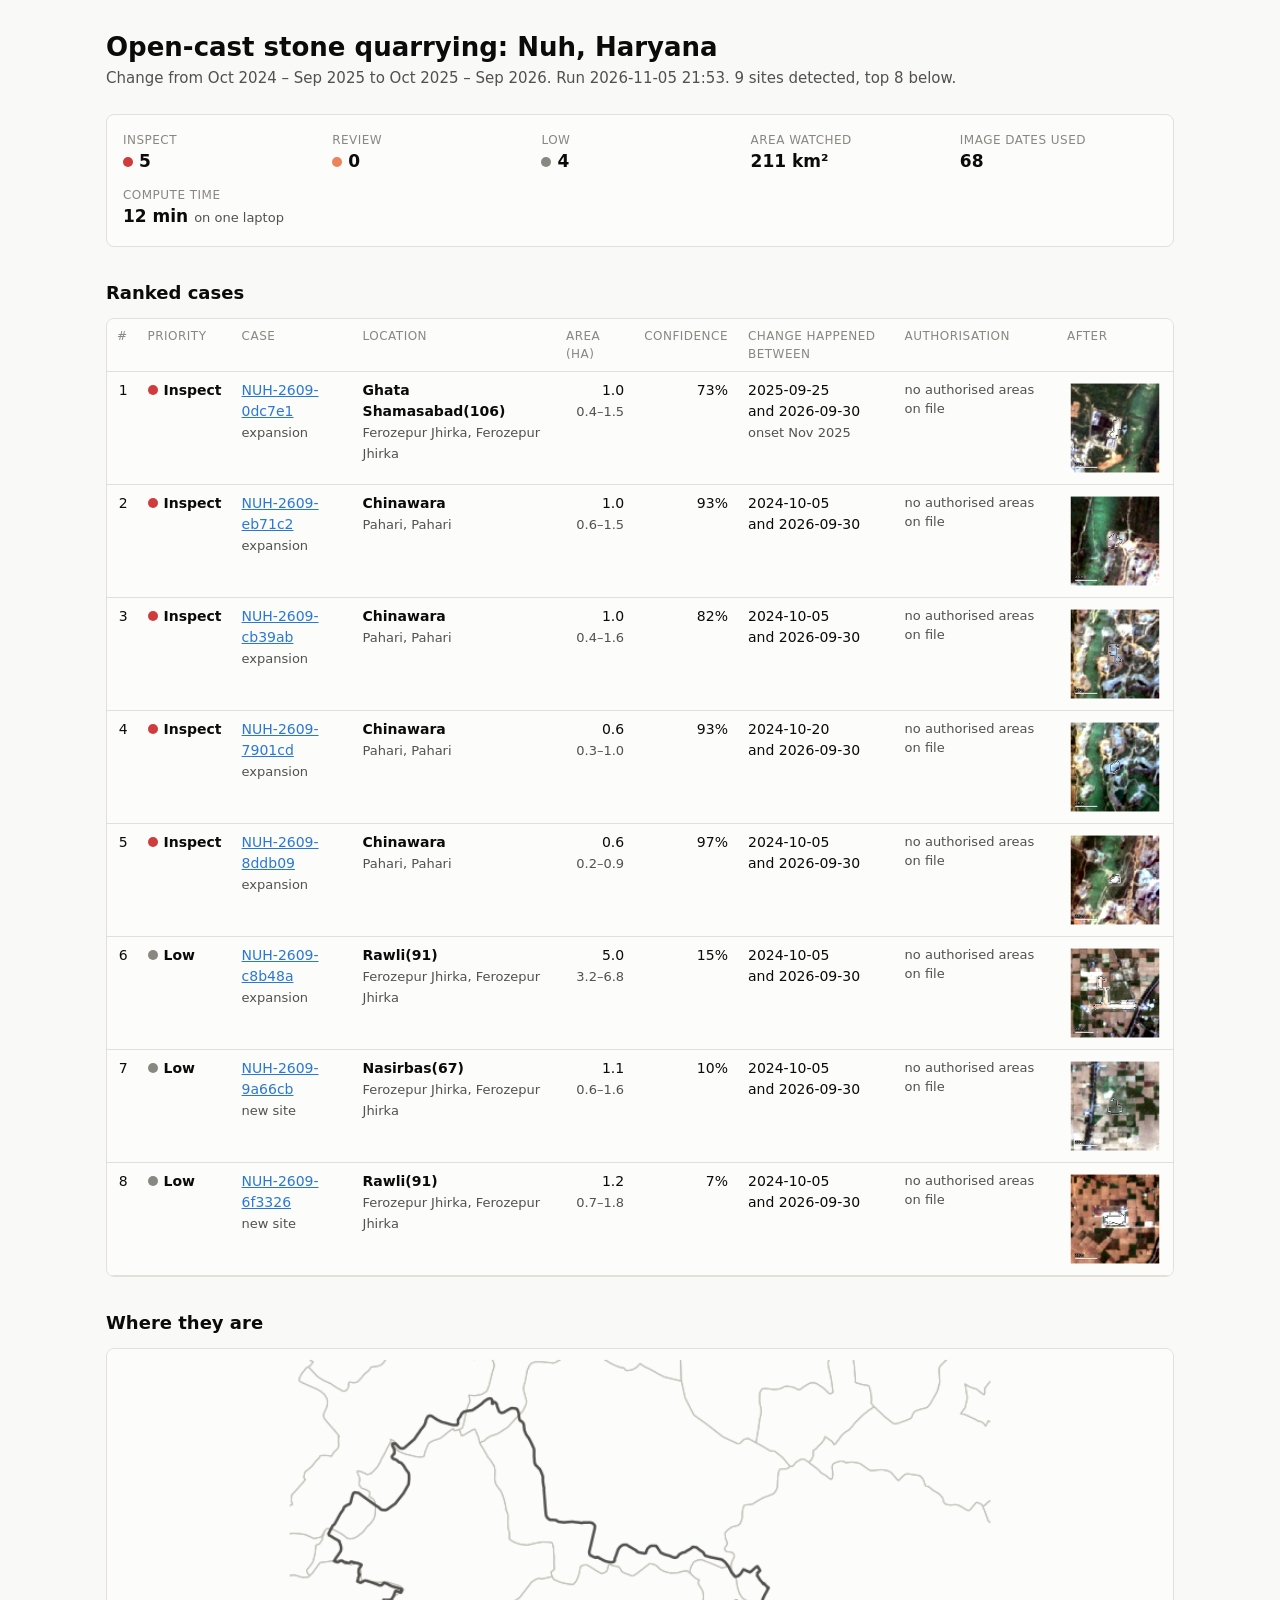
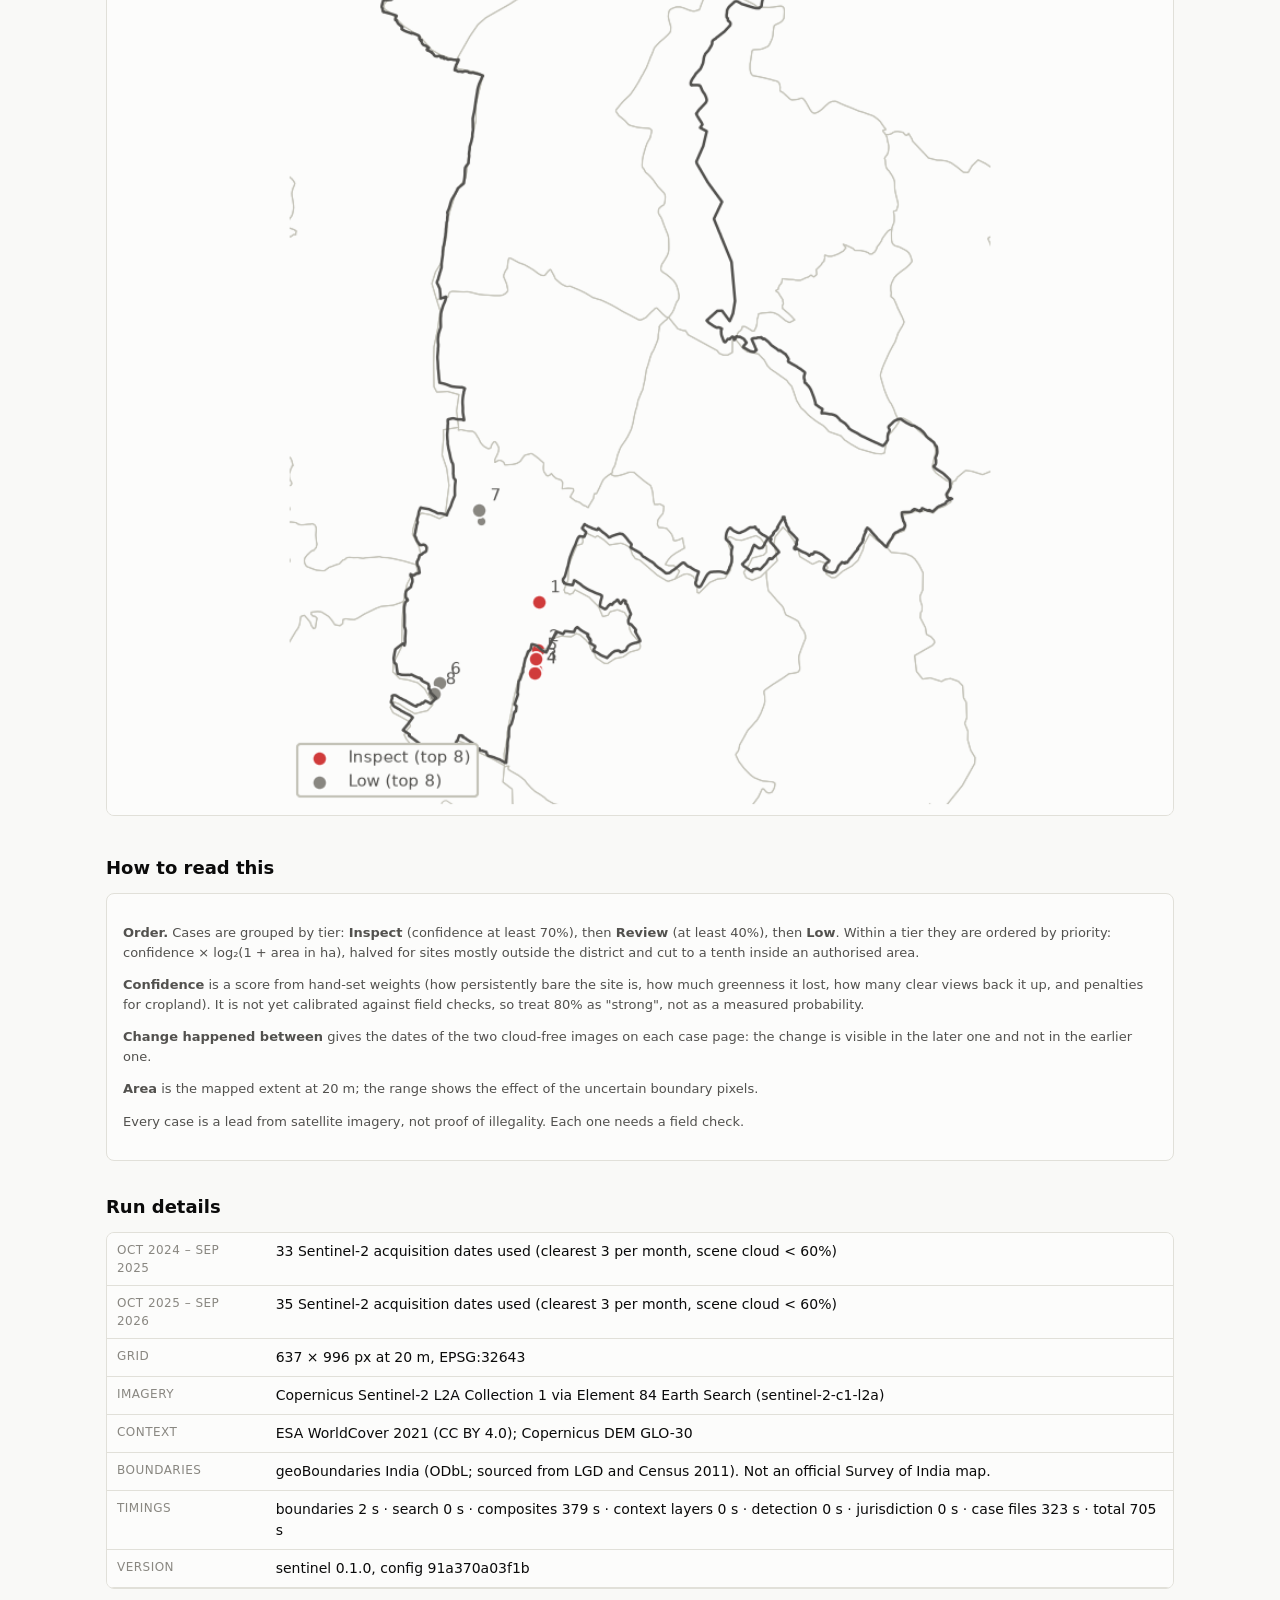
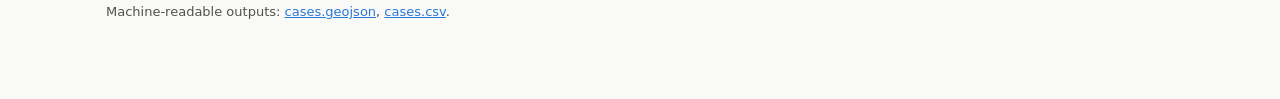
<file: output/nuh-subset/index.html>
<!doctype html>
<html lang="en">
<head>
<meta charset="utf-8">
<meta name="viewport" content="width=device-width, initial-scale=1">
<title>Nuh change cases</title>
<link rel="stylesheet" href="style.css">
</head>
<body>
<main>
<h1>Open-cast stone quarrying: Nuh, Haryana</h1>
<p class="sub">Change from Oct 2024 – Sep 2025 to Oct 2025 – Sep 2026. Run 2026-11-05 21:53. 9 sites detected, top 8 below.</p>

<div class="card facts">
  
  <div class="fact"><div class="k">Inspect</div><div class="v"><span class="tier"><i style="background: #d03b3b"></i>5</span></div></div>
  
  <div class="fact"><div class="k">Review</div><div class="v"><span class="tier"><i style="background: #ec835a"></i>0</span></div></div>
  
  <div class="fact"><div class="k">Low</div><div class="v"><span class="tier"><i style="background: #898781"></i>4</span></div></div>
  
  <div class="fact"><div class="k">Area watched</div><div class="v">211 km²</div></div>
  <div class="fact"><div class="k">Image dates used</div><div class="v">68</div></div>
  <div class="fact"><div class="k">Compute time</div><div class="v">12 min <small>on one laptop</small></div></div>
</div>

<h2>Ranked cases</h2>

<div class="scroll">
<table>
<thead><tr><th>#</th><th>Priority</th><th>Case</th><th>Location</th><th>Area (ha)</th><th>Confidence</th><th>Change happened between</th><th>Authorisation</th><th>After</th></tr></thead>
<tbody>


<tr>
  <td class="num">1</td>
  <td><span class="tier"><i style="background: #d03b3b"></i>Inspect</span></td>
  <td><a href="cases/NUH-2609-0dc7e1/case.html">NUH-2609-0dc7e1</a><br><span class="note">expansion</span></td>
  <td><strong>Ghata Shamasabad(106)</strong><br><span class="note">Ferozepur Jhirka, Ferozepur Jhirka</span></td>
  <td class="num">1.0<br><span class="note">0.4–1.5</span></td>
  <td class="num">73%</td>
  <td>2025-09-25<br>and 2026-09-30<br><span class="note">onset Nov 2025</span></td>
  <td class="note">no authorised areas on file</td>
  <td><a href="cases/NUH-2609-0dc7e1/case.html"><img src="cases/NUH-2609-0dc7e1/after.png" alt="After image, case NUH-2609-0dc7e1"></a></td>
</tr>


<tr>
  <td class="num">2</td>
  <td><span class="tier"><i style="background: #d03b3b"></i>Inspect</span></td>
  <td><a href="cases/NUH-2609-eb71c2/case.html">NUH-2609-eb71c2</a><br><span class="note">expansion</span></td>
  <td><strong>Chinawara</strong><br><span class="note">Pahari, Pahari</span></td>
  <td class="num">1.0<br><span class="note">0.6–1.5</span></td>
  <td class="num">93%</td>
  <td>2024-10-05<br>and 2026-09-30</td>
  <td class="note">no authorised areas on file</td>
  <td><a href="cases/NUH-2609-eb71c2/case.html"><img src="cases/NUH-2609-eb71c2/after.png" alt="After image, case NUH-2609-eb71c2"></a></td>
</tr>


<tr>
  <td class="num">3</td>
  <td><span class="tier"><i style="background: #d03b3b"></i>Inspect</span></td>
  <td><a href="cases/NUH-2609-cb39ab/case.html">NUH-2609-cb39ab</a><br><span class="note">expansion</span></td>
  <td><strong>Chinawara</strong><br><span class="note">Pahari, Pahari</span></td>
  <td class="num">1.0<br><span class="note">0.4–1.6</span></td>
  <td class="num">82%</td>
  <td>2024-10-05<br>and 2026-09-30</td>
  <td class="note">no authorised areas on file</td>
  <td><a href="cases/NUH-2609-cb39ab/case.html"><img src="cases/NUH-2609-cb39ab/after.png" alt="After image, case NUH-2609-cb39ab"></a></td>
</tr>


<tr>
  <td class="num">4</td>
  <td><span class="tier"><i style="background: #d03b3b"></i>Inspect</span></td>
  <td><a href="cases/NUH-2609-7901cd/case.html">NUH-2609-7901cd</a><br><span class="note">expansion</span></td>
  <td><strong>Chinawara</strong><br><span class="note">Pahari, Pahari</span></td>
  <td class="num">0.6<br><span class="note">0.3–1.0</span></td>
  <td class="num">93%</td>
  <td>2024-10-20<br>and 2026-09-30</td>
  <td class="note">no authorised areas on file</td>
  <td><a href="cases/NUH-2609-7901cd/case.html"><img src="cases/NUH-2609-7901cd/after.png" alt="After image, case NUH-2609-7901cd"></a></td>
</tr>


<tr>
  <td class="num">5</td>
  <td><span class="tier"><i style="background: #d03b3b"></i>Inspect</span></td>
  <td><a href="cases/NUH-2609-8ddb09/case.html">NUH-2609-8ddb09</a><br><span class="note">expansion</span></td>
  <td><strong>Chinawara</strong><br><span class="note">Pahari, Pahari</span></td>
  <td class="num">0.6<br><span class="note">0.2–0.9</span></td>
  <td class="num">97%</td>
  <td>2024-10-05<br>and 2026-09-30</td>
  <td class="note">no authorised areas on file</td>
  <td><a href="cases/NUH-2609-8ddb09/case.html"><img src="cases/NUH-2609-8ddb09/after.png" alt="After image, case NUH-2609-8ddb09"></a></td>
</tr>


<tr>
  <td class="num">6</td>
  <td><span class="tier"><i style="background: #898781"></i>Low</span></td>
  <td><a href="cases/NUH-2609-c8b48a/case.html">NUH-2609-c8b48a</a><br><span class="note">expansion</span></td>
  <td><strong>Rawli(91)</strong><br><span class="note">Ferozepur Jhirka, Ferozepur Jhirka</span></td>
  <td class="num">5.0<br><span class="note">3.2–6.8</span></td>
  <td class="num">15%</td>
  <td>2024-10-05<br>and 2026-09-30</td>
  <td class="note">no authorised areas on file</td>
  <td><a href="cases/NUH-2609-c8b48a/case.html"><img src="cases/NUH-2609-c8b48a/after.png" alt="After image, case NUH-2609-c8b48a"></a></td>
</tr>


<tr>
  <td class="num">7</td>
  <td><span class="tier"><i style="background: #898781"></i>Low</span></td>
  <td><a href="cases/NUH-2609-9a66cb/case.html">NUH-2609-9a66cb</a><br><span class="note">new site</span></td>
  <td><strong>Nasirbas(67)</strong><br><span class="note">Ferozepur Jhirka, Ferozepur Jhirka</span></td>
  <td class="num">1.1<br><span class="note">0.6–1.6</span></td>
  <td class="num">10%</td>
  <td>2024-10-05<br>and 2026-09-30</td>
  <td class="note">no authorised areas on file</td>
  <td><a href="cases/NUH-2609-9a66cb/case.html"><img src="cases/NUH-2609-9a66cb/after.png" alt="After image, case NUH-2609-9a66cb"></a></td>
</tr>


<tr>
  <td class="num">8</td>
  <td><span class="tier"><i style="background: #898781"></i>Low</span></td>
  <td><a href="cases/NUH-2609-6f3326/case.html">NUH-2609-6f3326</a><br><span class="note">new site</span></td>
  <td><strong>Rawli(91)</strong><br><span class="note">Ferozepur Jhirka, Ferozepur Jhirka</span></td>
  <td class="num">1.2<br><span class="note">0.7–1.8</span></td>
  <td class="num">7%</td>
  <td>2024-10-05<br>and 2026-09-30</td>
  <td class="note">no authorised areas on file</td>
  <td><a href="cases/NUH-2609-6f3326/case.html"><img src="cases/NUH-2609-6f3326/after.png" alt="After image, case NUH-2609-6f3326"></a></td>
</tr>

</tbody>
</table>
</div>


<h2>Where they are</h2>
<img class="wide" src="overview.png" alt="Map of Nuh with the ranked cases numbered">

<h2>How to read this</h2>
<div class="card note">
<p><strong>Order.</strong> Cases are grouped by tier: <strong>Inspect</strong> (confidence at least 70%), then <strong>Review</strong> (at least 40%), then <strong>Low</strong>. Within a tier they are ordered by priority: confidence × log₂(1 + area in ha), halved for sites mostly outside the district and cut to a tenth inside an authorised area.</p>
<p><strong>Confidence</strong> is a score from hand-set weights (how persistently bare the site is, how much greenness it lost, how many clear views back it up, and penalties for cropland). It is not yet calibrated against field checks, so treat 80% as "strong", not as a measured probability.</p>
<p><strong>Change happened between</strong> gives the dates of the two cloud-free images on each case page: the change is visible in the later one and not in the earlier one.</p>
<p><strong>Area</strong> is the mapped extent at 20 m; the range shows the effect of the uncertain boundary pixels.</p>
<p>Every case is a lead from satellite imagery, not proof of illegality. Each one needs a field check.</p>
</div>

<h2>Run details</h2>
<div class="scroll">
<table>
<tbody>

<tr><th>Oct 2024 – Sep 2025</th><td>33 Sentinel-2 acquisition dates used (clearest 3 per month, scene cloud &lt; 60%)</td></tr>

<tr><th>Oct 2025 – Sep 2026</th><td>35 Sentinel-2 acquisition dates used (clearest 3 per month, scene cloud &lt; 60%)</td></tr>

<tr><th>Grid</th><td>637 × 996 px at 20 m, EPSG:32643</td></tr>
<tr><th>Imagery</th><td>Copernicus Sentinel-2 L2A Collection 1 via Element 84 Earth Search (sentinel-2-c1-l2a)</td></tr>
<tr><th>Context</th><td>ESA WorldCover 2021 (CC BY 4.0); Copernicus DEM GLO-30</td></tr>
<tr><th>Boundaries</th><td>geoBoundaries India (ODbL; sourced from LGD and Census 2011). Not an official Survey of India map.</td></tr>
<tr><th>Timings</th><td>boundaries 2 s · search 0 s · composites 379 s · context layers 0 s · detection 0 s · jurisdiction 0 s · case files 323 s · total 705 s</td></tr>
<tr><th>Version</th><td>sentinel 0.1.0, config 91a370a03f1b</td></tr>
</tbody>
</table>
</div>
<p class="note">Machine-readable outputs: <a href="cases.geojson">cases.geojson</a>, <a href="cases.csv">cases.csv</a>.</p>
</main>
</body>
</html>
</file>
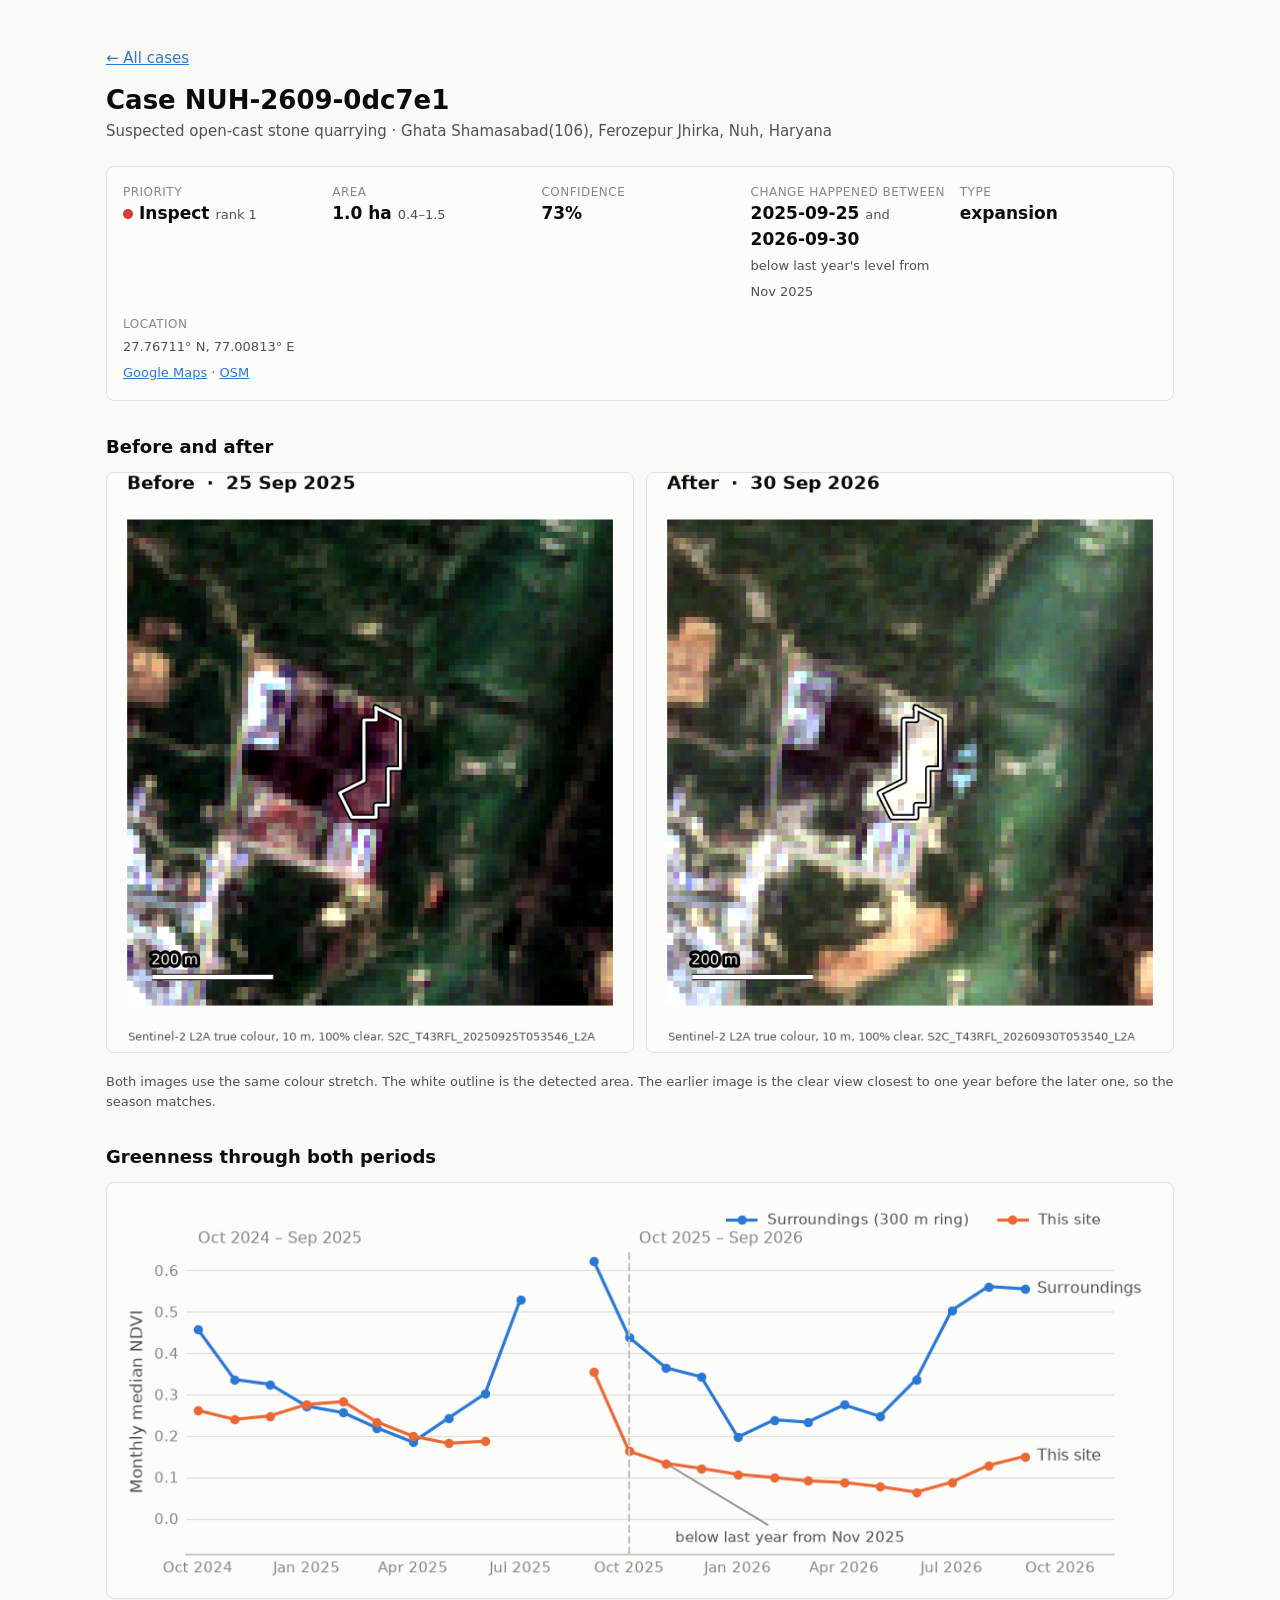
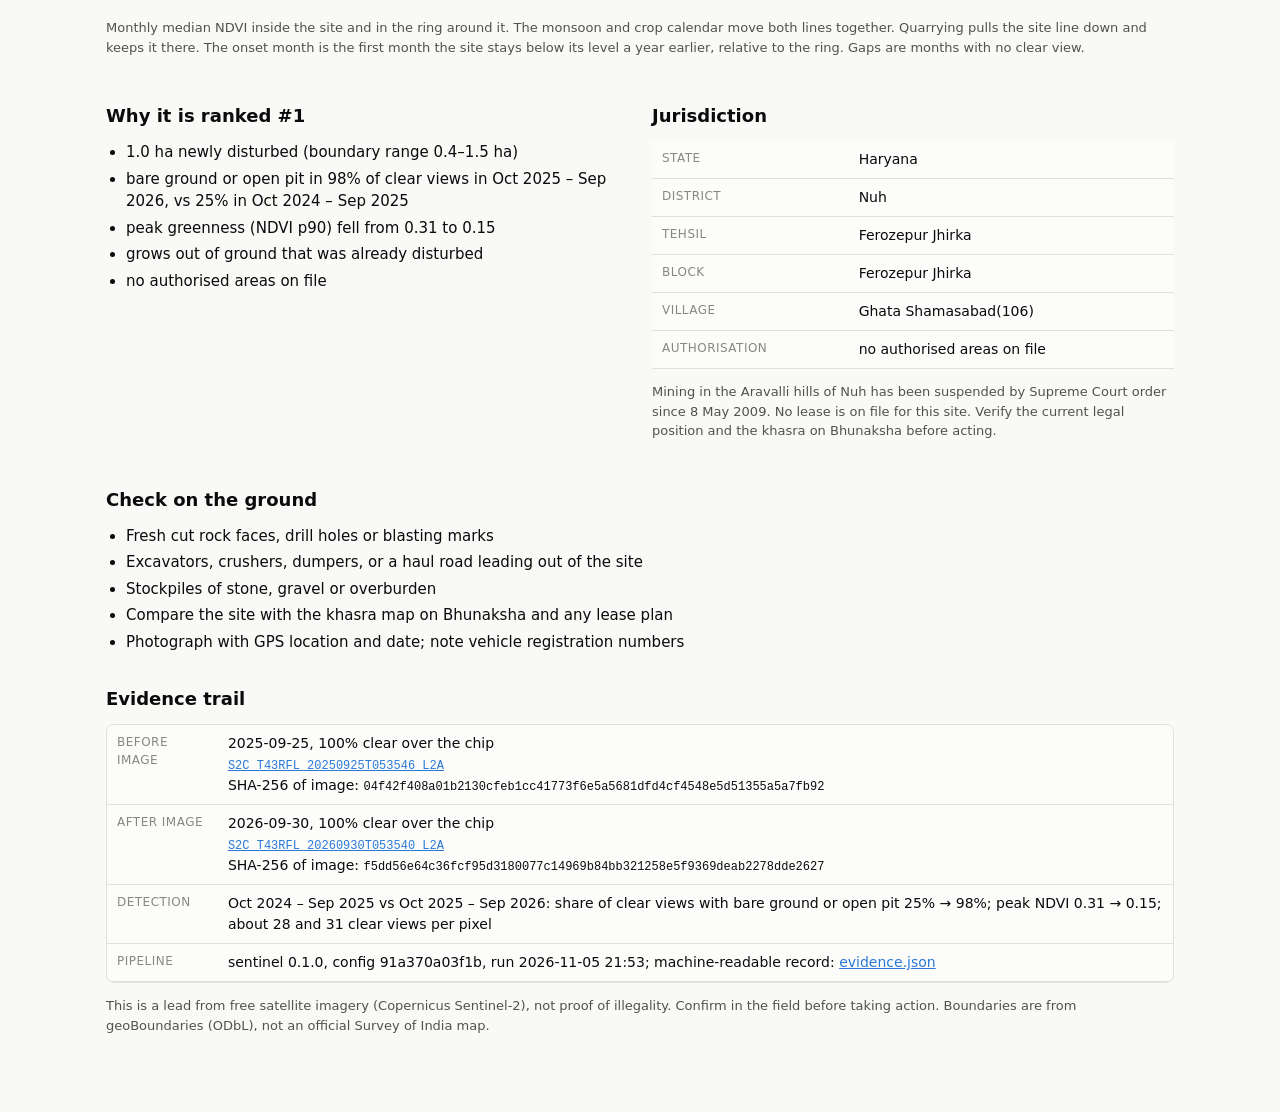
<file: output/nuh-subset/cases/NUH-2609-0dc7e1/case.html>
<!doctype html>
<html lang="en">
<head>
<meta charset="utf-8">
<meta name="viewport" content="width=device-width, initial-scale=1">
<title>Case NUH-2609-0dc7e1</title>
<link rel="stylesheet" href="../../style.css">
</head>
<body>
<main>
<p class="noprint"><a href="../../index.html">← All cases</a></p>
<h1>Case NUH-2609-0dc7e1</h1>
<p class="sub">Suspected open-cast stone quarrying · Ghata Shamasabad(106), Ferozepur Jhirka, Nuh, Haryana</p>

<div class="card facts">
  <div class="fact"><div class="k">Priority</div><div class="v"><span class="tier"><i style="background: #d03b3b"></i>Inspect</span> <small>rank 1</small></div></div>
  <div class="fact"><div class="k">Area</div><div class="v">1.0 ha <small>0.4–1.5</small></div></div>
  <div class="fact"><div class="k">Confidence</div><div class="v">73%</div></div>
  <div class="fact"><div class="k">Change happened between</div><div class="v">2025-09-25 <small>and</small> 2026-09-30<br><small>below last year's level from Nov 2025</small></div></div>
  <div class="fact"><div class="k">Type</div><div class="v">expansion</div></div>
  <div class="fact"><div class="k">Location</div><div class="v"><small>27.76711° N, 77.00813° E<br>
    <a href="https://www.google.com/maps/@27.76711,77.00813,800m/data=!3m1!1e3">Google Maps</a> ·
    <a href="https://www.openstreetmap.org/?mlat=27.76711&amp;mlon=77.00813#map=16/27.76711/77.00813">OSM</a></small></div></div>
</div>

<h2>Before and after</h2>

<div class="pair">
  <figure style="margin:0"><img src="before.png" alt="Before: 2025-09-25"></figure>
  <figure style="margin:0"><img src="after.png" alt="After: 2026-09-30"></figure>
</div>
<p class="note">Both images use the same colour stretch. The white outline is the detected area. The earlier image is the clear view closest to one year before the later one, so the season matches.</p>


<h2>Greenness through both periods</h2>
<img class="wide" src="trajectory.png" alt="Monthly NDVI inside the site and in a 300 m ring around it">
<p class="note">Monthly median NDVI inside the site and in the ring around it. The monsoon and crop calendar move both lines together. Quarrying pulls the site line down and keeps it there. The onset month is the first month the site stays below its level a year earlier, relative to the ring. Gaps are months with no clear view.</p>

<div class="split">
<div>
<h2>Why it is ranked #1</h2>
<ul class="reasons"><li>1.0 ha newly disturbed (boundary range 0.4–1.5 ha)</li><li>bare ground or open pit in 98% of clear views in Oct 2025 – Sep 2026, vs 25% in Oct 2024 – Sep 2025</li><li>peak greenness (NDVI p90) fell from 0.31 to 0.15</li><li>grows out of ground that was already disturbed</li><li>no authorised areas on file</li></ul>
</div>
<div>
<h2>Jurisdiction</h2>
<table><tbody>
<tr><th>State</th><td>Haryana</td></tr><tr><th>District</th><td>Nuh</td></tr><tr><th>Tehsil</th><td>Ferozepur Jhirka</td></tr><tr><th>Block</th><td>Ferozepur Jhirka</td></tr><tr><th>Village</th><td>Ghata Shamasabad(106)</td></tr>

<tr><th>Authorisation</th><td>no authorised areas on file</td></tr>
</tbody></table>
<p class="note">Mining in the Aravalli hills of Nuh has been suspended by Supreme Court order since 8 May 2009. No lease is on file for this site. Verify the current legal position and the khasra on Bhunaksha before acting.</p>
</div>
</div>


<h2>Check on the ground</h2>
<ul class="reasons"><li>Fresh cut rock faces, drill holes or blasting marks</li><li>Excavators, crushers, dumpers, or a haul road leading out of the site</li><li>Stockpiles of stone, gravel or overburden</li><li>Compare the site with the khasra map on Bhunaksha and any lease plan</li><li>Photograph with GPS location and date; note vehicle registration numbers</li></ul>


<h2>Evidence trail</h2>
<div class="scroll">
<table><tbody>

<tr><th>Before image</th><td>2025-09-25, 100% clear over the chip<br>
  <a href="https://earth-search.aws.element84.com/v1/collections/sentinel-2-c1-l2a/items/S2C_T43RFL_20250925T053546_L2A"><code>S2C_T43RFL_20250925T053546_L2A</code></a><br>
  SHA-256 of image: <code>04f42f408a01b2130cfeb1cc41773f6e5a5681dfd4cf4548e5d51355a5a7fb92</code></td></tr>

<tr><th>After image</th><td>2026-09-30, 100% clear over the chip<br>
  <a href="https://earth-search.aws.element84.com/v1/collections/sentinel-2-c1-l2a/items/S2C_T43RFL_20260930T053540_L2A"><code>S2C_T43RFL_20260930T053540_L2A</code></a><br>
  SHA-256 of image: <code>f5dd56e64c36fcf95d3180077c14969b84bb321258e5f9369deab2278dde2627</code></td></tr>

<tr><th>Detection</th><td>Oct 2024 – Sep 2025 vs Oct 2025 – Sep 2026: share of clear views with bare ground or open pit 25% → 98%; peak NDVI 0.31 → 0.15; about 28 and 31 clear views per pixel</td></tr>
<tr><th>Pipeline</th><td>sentinel 0.1.0, config 91a370a03f1b, run 2026-11-05 21:53; machine-readable record: <a href="evidence.json">evidence.json</a></td></tr>
</tbody></table>
</div>
<p class="note">This is a lead from free satellite imagery (Copernicus Sentinel-2), not proof of illegality. Confirm in the field before taking action. Boundaries are from geoBoundaries (ODbL), not an official Survey of India map.</p>
</main>
</body>
</html>
</file>
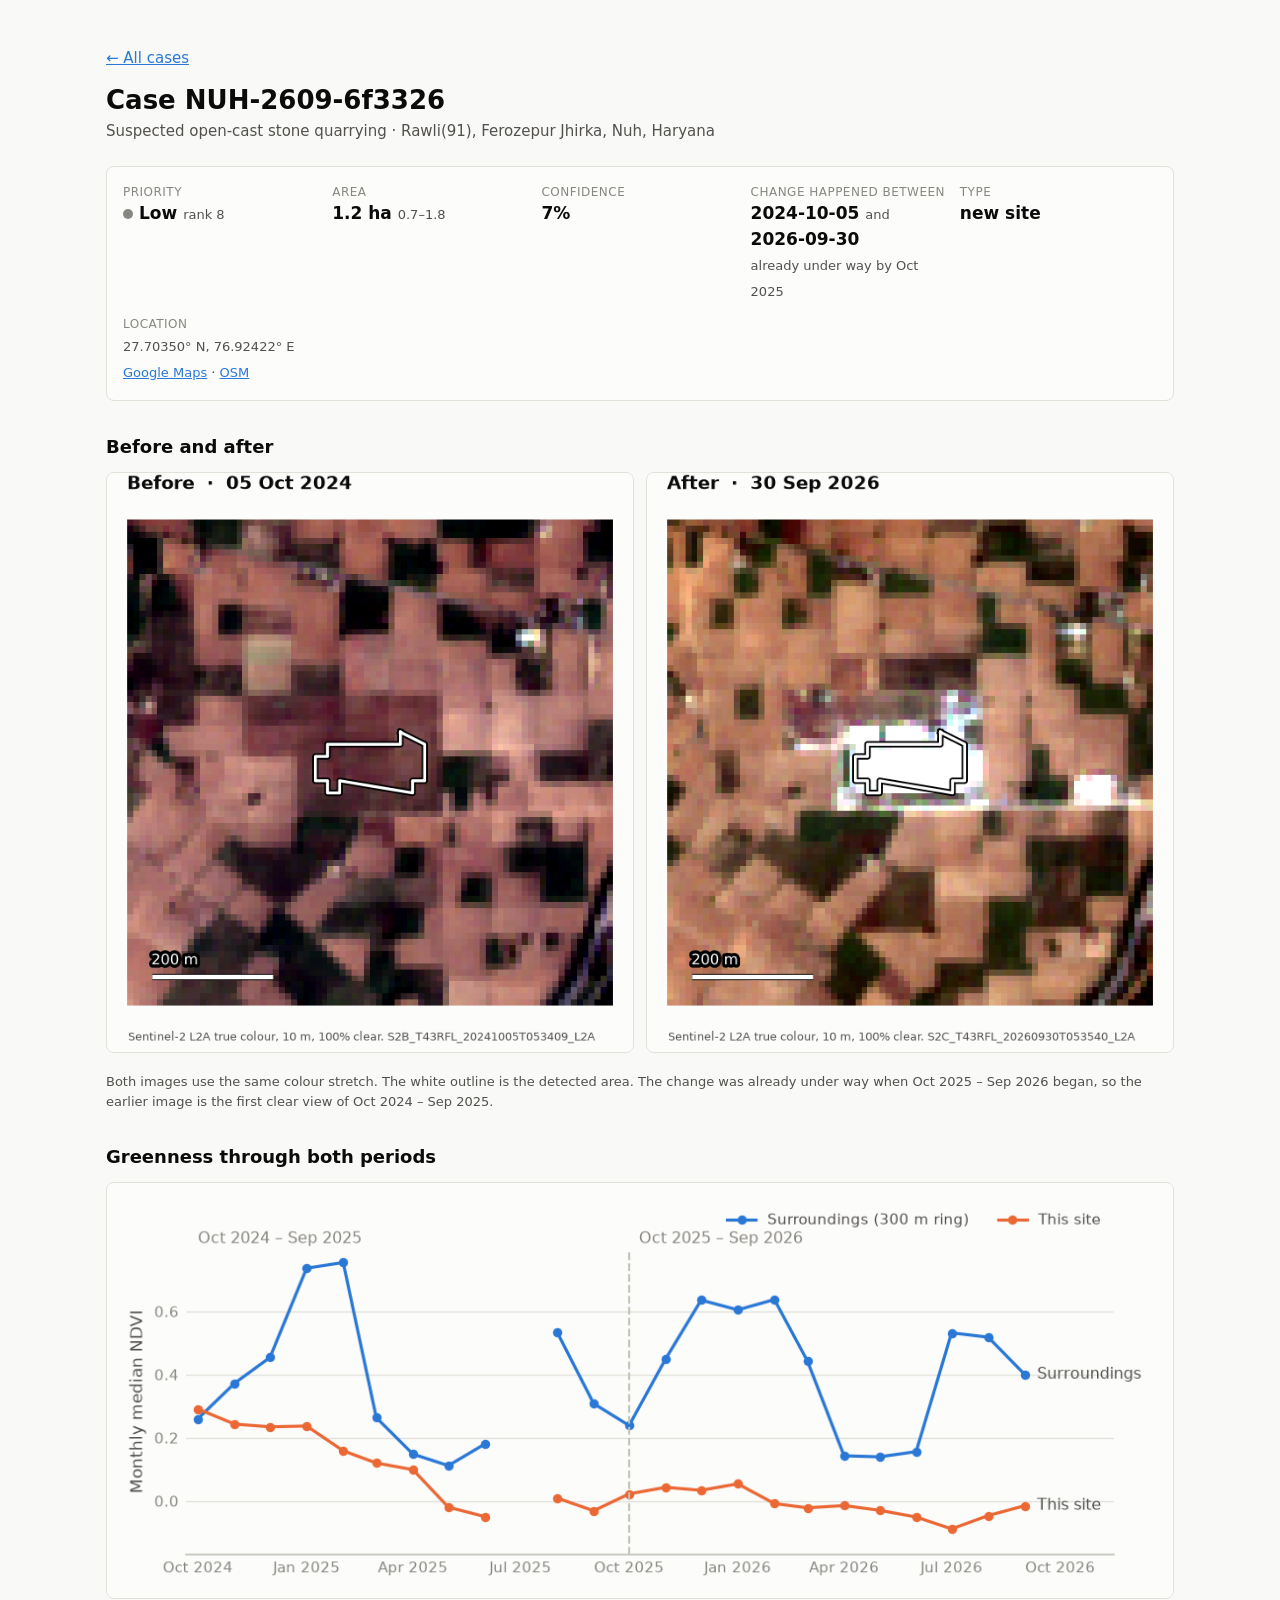
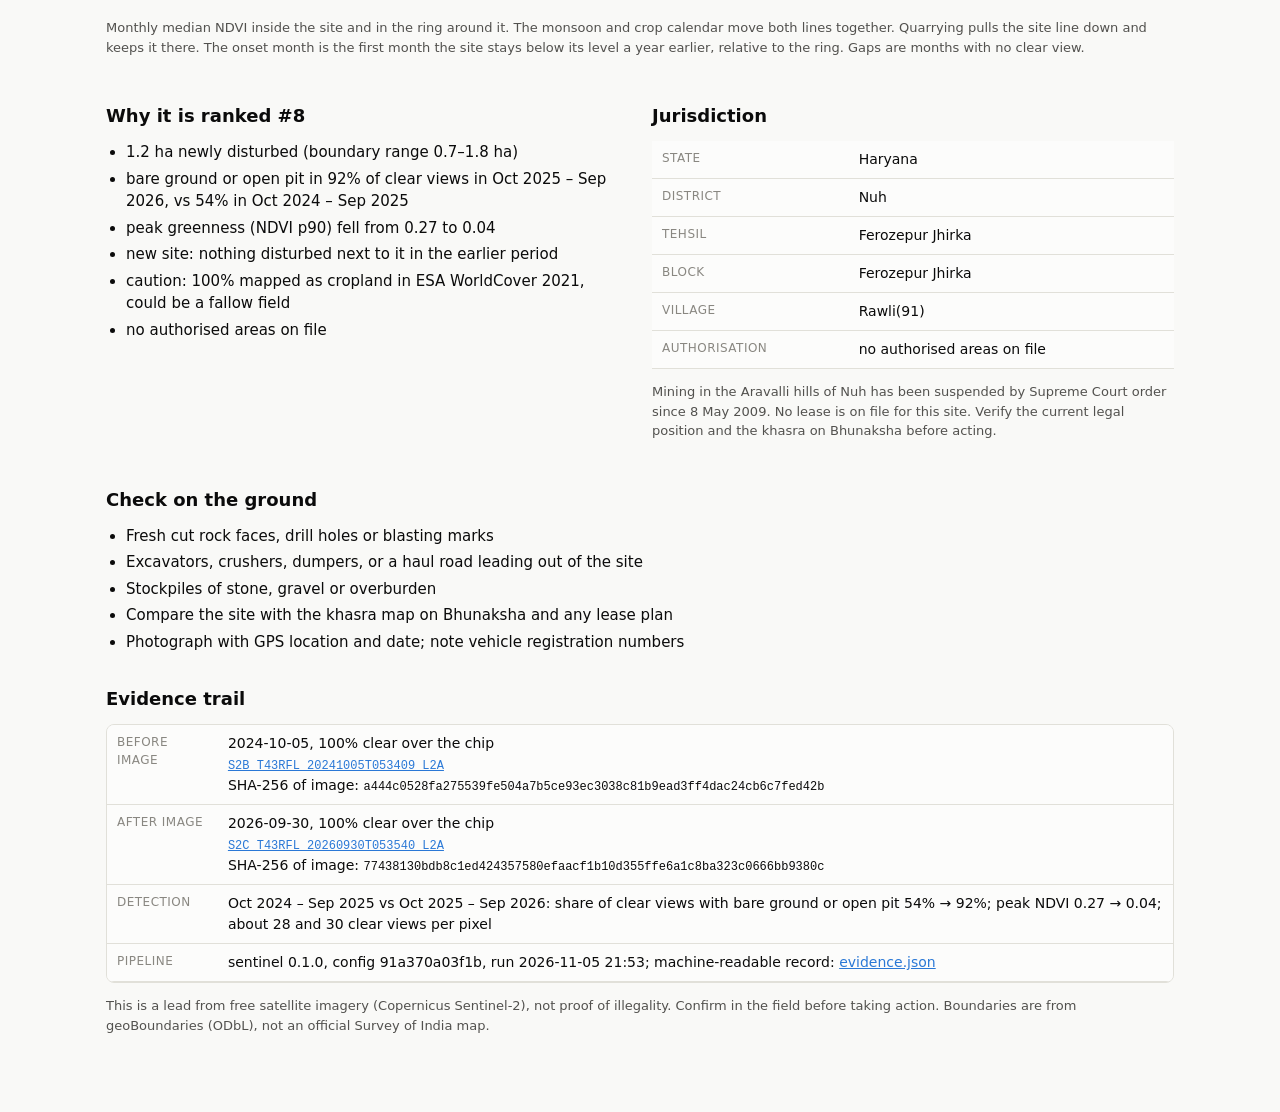
<file: output/nuh-subset/cases/NUH-2609-6f3326/case.html>
<!doctype html>
<html lang="en">
<head>
<meta charset="utf-8">
<meta name="viewport" content="width=device-width, initial-scale=1">
<title>Case NUH-2609-6f3326</title>
<link rel="stylesheet" href="../../style.css">
</head>
<body>
<main>
<p class="noprint"><a href="../../index.html">← All cases</a></p>
<h1>Case NUH-2609-6f3326</h1>
<p class="sub">Suspected open-cast stone quarrying · Rawli(91), Ferozepur Jhirka, Nuh, Haryana</p>

<div class="card facts">
  <div class="fact"><div class="k">Priority</div><div class="v"><span class="tier"><i style="background: #898781"></i>Low</span> <small>rank 8</small></div></div>
  <div class="fact"><div class="k">Area</div><div class="v">1.2 ha <small>0.7–1.8</small></div></div>
  <div class="fact"><div class="k">Confidence</div><div class="v">7%</div></div>
  <div class="fact"><div class="k">Change happened between</div><div class="v">2024-10-05 <small>and</small> 2026-09-30<br><small>already under way by Oct 2025</small></div></div>
  <div class="fact"><div class="k">Type</div><div class="v">new site</div></div>
  <div class="fact"><div class="k">Location</div><div class="v"><small>27.70350° N, 76.92422° E<br>
    <a href="https://www.google.com/maps/@27.7035,76.92422,800m/data=!3m1!1e3">Google Maps</a> ·
    <a href="https://www.openstreetmap.org/?mlat=27.7035&amp;mlon=76.92422#map=16/27.7035/76.92422">OSM</a></small></div></div>
</div>

<h2>Before and after</h2>

<div class="pair">
  <figure style="margin:0"><img src="before.png" alt="Before: 2024-10-05"></figure>
  <figure style="margin:0"><img src="after.png" alt="After: 2026-09-30"></figure>
</div>
<p class="note">Both images use the same colour stretch. The white outline is the detected area. The change was already under way when Oct 2025 – Sep 2026 began, so the earlier image is the first clear view of Oct 2024 – Sep 2025.</p>


<h2>Greenness through both periods</h2>
<img class="wide" src="trajectory.png" alt="Monthly NDVI inside the site and in a 300 m ring around it">
<p class="note">Monthly median NDVI inside the site and in the ring around it. The monsoon and crop calendar move both lines together. Quarrying pulls the site line down and keeps it there. The onset month is the first month the site stays below its level a year earlier, relative to the ring. Gaps are months with no clear view.</p>

<div class="split">
<div>
<h2>Why it is ranked #8</h2>
<ul class="reasons"><li>1.2 ha newly disturbed (boundary range 0.7–1.8 ha)</li><li>bare ground or open pit in 92% of clear views in Oct 2025 – Sep 2026, vs 54% in Oct 2024 – Sep 2025</li><li>peak greenness (NDVI p90) fell from 0.27 to 0.04</li><li>new site: nothing disturbed next to it in the earlier period</li><li>caution: 100% mapped as cropland in ESA WorldCover 2021, could be a fallow field</li><li>no authorised areas on file</li></ul>
</div>
<div>
<h2>Jurisdiction</h2>
<table><tbody>
<tr><th>State</th><td>Haryana</td></tr><tr><th>District</th><td>Nuh</td></tr><tr><th>Tehsil</th><td>Ferozepur Jhirka</td></tr><tr><th>Block</th><td>Ferozepur Jhirka</td></tr><tr><th>Village</th><td>Rawli(91)</td></tr>

<tr><th>Authorisation</th><td>no authorised areas on file</td></tr>
</tbody></table>
<p class="note">Mining in the Aravalli hills of Nuh has been suspended by Supreme Court order since 8 May 2009. No lease is on file for this site. Verify the current legal position and the khasra on Bhunaksha before acting.</p>
</div>
</div>


<h2>Check on the ground</h2>
<ul class="reasons"><li>Fresh cut rock faces, drill holes or blasting marks</li><li>Excavators, crushers, dumpers, or a haul road leading out of the site</li><li>Stockpiles of stone, gravel or overburden</li><li>Compare the site with the khasra map on Bhunaksha and any lease plan</li><li>Photograph with GPS location and date; note vehicle registration numbers</li></ul>


<h2>Evidence trail</h2>
<div class="scroll">
<table><tbody>

<tr><th>Before image</th><td>2024-10-05, 100% clear over the chip<br>
  <a href="https://earth-search.aws.element84.com/v1/collections/sentinel-2-c1-l2a/items/S2B_T43RFL_20241005T053409_L2A"><code>S2B_T43RFL_20241005T053409_L2A</code></a><br>
  SHA-256 of image: <code>a444c0528fa275539fe504a7b5ce93ec3038c81b9ead3ff4dac24cb6c7fed42b</code></td></tr>

<tr><th>After image</th><td>2026-09-30, 100% clear over the chip<br>
  <a href="https://earth-search.aws.element84.com/v1/collections/sentinel-2-c1-l2a/items/S2C_T43RFL_20260930T053540_L2A"><code>S2C_T43RFL_20260930T053540_L2A</code></a><br>
  SHA-256 of image: <code>77438130bdb8c1ed424357580efaacf1b10d355ffe6a1c8ba323c0666bb9380c</code></td></tr>

<tr><th>Detection</th><td>Oct 2024 – Sep 2025 vs Oct 2025 – Sep 2026: share of clear views with bare ground or open pit 54% → 92%; peak NDVI 0.27 → 0.04; about 28 and 30 clear views per pixel</td></tr>
<tr><th>Pipeline</th><td>sentinel 0.1.0, config 91a370a03f1b, run 2026-11-05 21:53; machine-readable record: <a href="evidence.json">evidence.json</a></td></tr>
</tbody></table>
</div>
<p class="note">This is a lead from free satellite imagery (Copernicus Sentinel-2), not proof of illegality. Confirm in the field before taking action. Boundaries are from geoBoundaries (ODbL), not an official Survey of India map.</p>
</main>
</body>
</html>
</file>
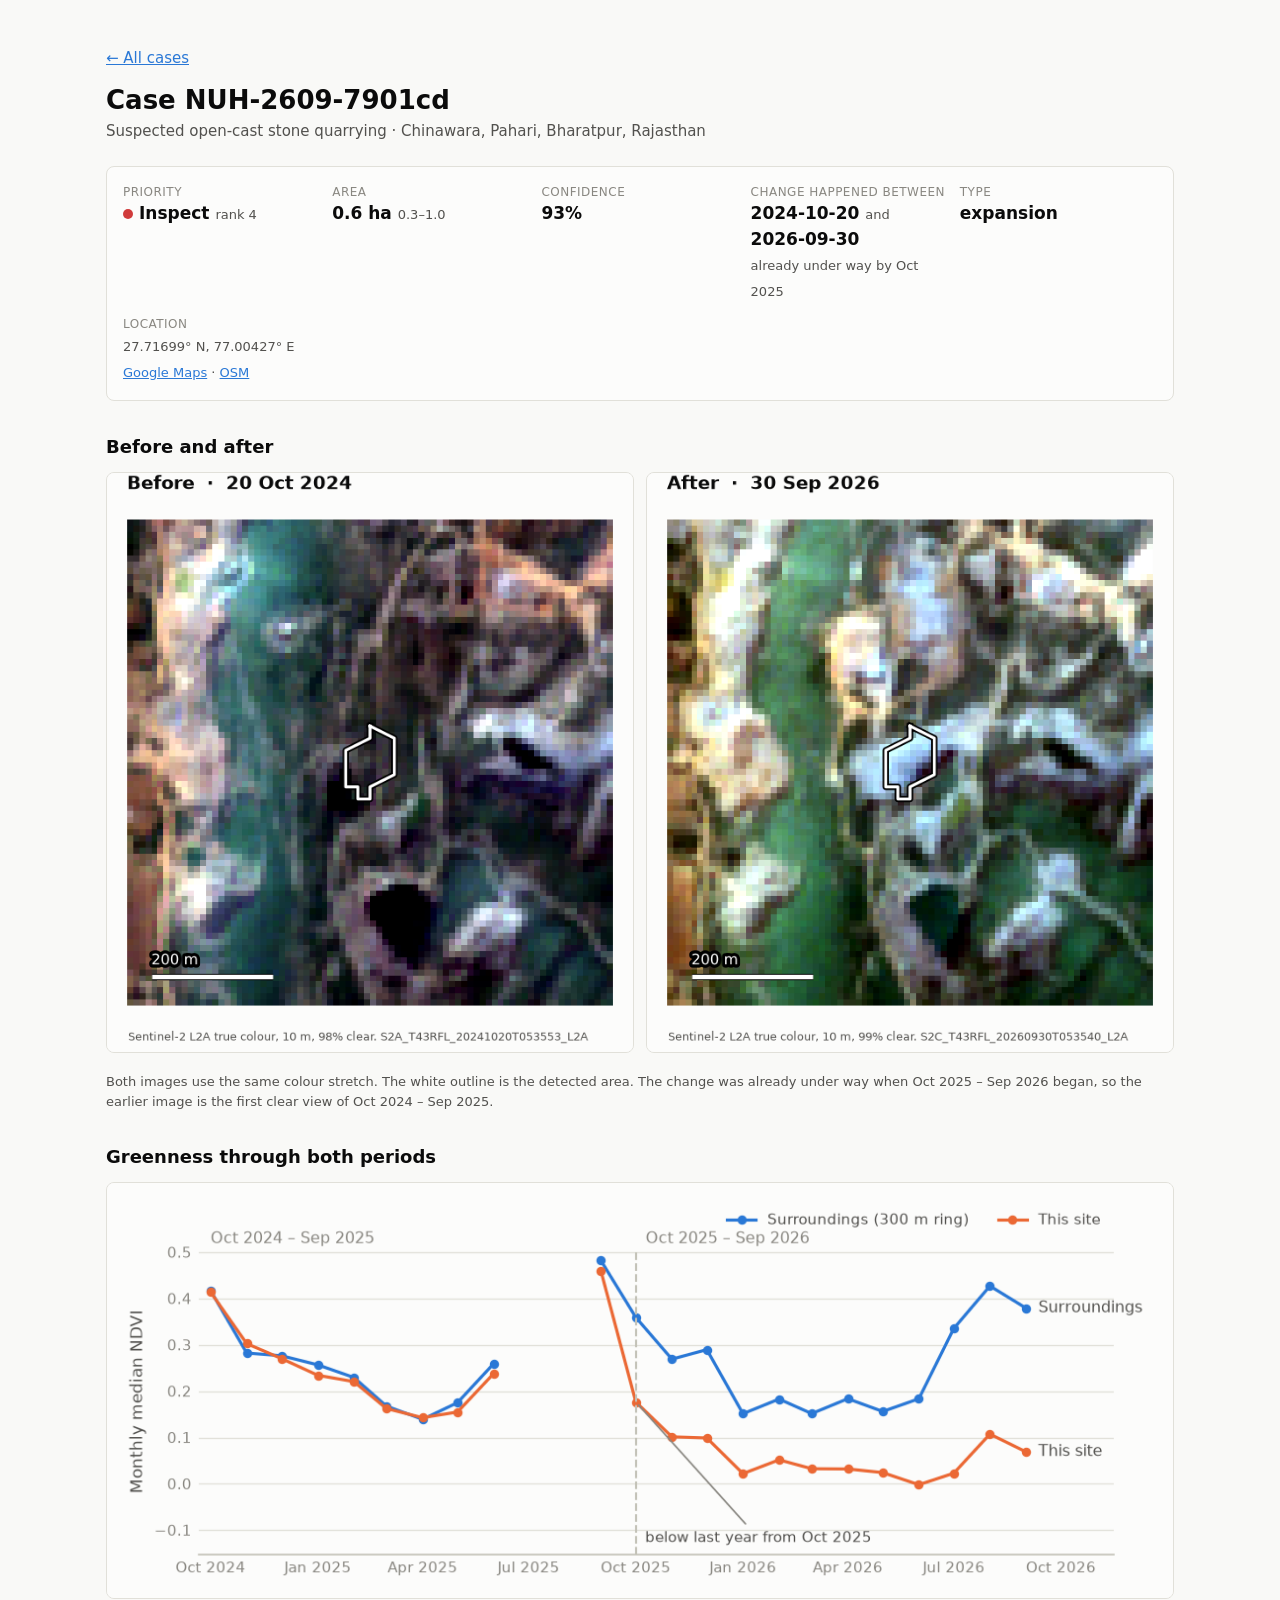
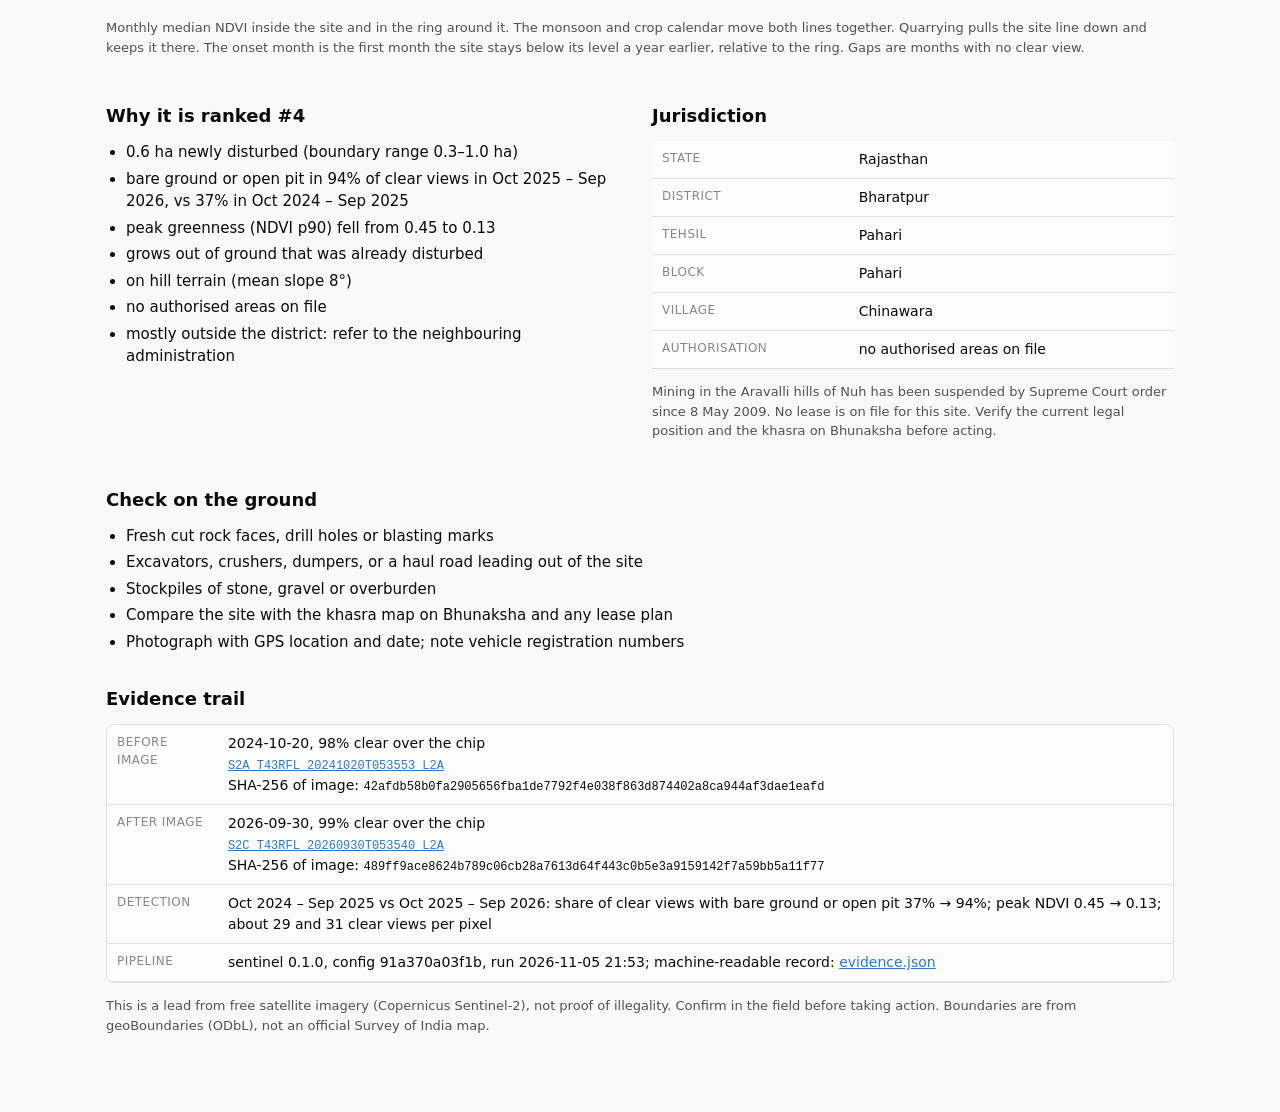
<file: output/nuh-subset/cases/NUH-2609-7901cd/case.html>
<!doctype html>
<html lang="en">
<head>
<meta charset="utf-8">
<meta name="viewport" content="width=device-width, initial-scale=1">
<title>Case NUH-2609-7901cd</title>
<link rel="stylesheet" href="../../style.css">
</head>
<body>
<main>
<p class="noprint"><a href="../../index.html">← All cases</a></p>
<h1>Case NUH-2609-7901cd</h1>
<p class="sub">Suspected open-cast stone quarrying · Chinawara, Pahari, Bharatpur, Rajasthan</p>

<div class="card facts">
  <div class="fact"><div class="k">Priority</div><div class="v"><span class="tier"><i style="background: #d03b3b"></i>Inspect</span> <small>rank 4</small></div></div>
  <div class="fact"><div class="k">Area</div><div class="v">0.6 ha <small>0.3–1.0</small></div></div>
  <div class="fact"><div class="k">Confidence</div><div class="v">93%</div></div>
  <div class="fact"><div class="k">Change happened between</div><div class="v">2024-10-20 <small>and</small> 2026-09-30<br><small>already under way by Oct 2025</small></div></div>
  <div class="fact"><div class="k">Type</div><div class="v">expansion</div></div>
  <div class="fact"><div class="k">Location</div><div class="v"><small>27.71699° N, 77.00427° E<br>
    <a href="https://www.google.com/maps/@27.71699,77.00427,800m/data=!3m1!1e3">Google Maps</a> ·
    <a href="https://www.openstreetmap.org/?mlat=27.71699&amp;mlon=77.00427#map=16/27.71699/77.00427">OSM</a></small></div></div>
</div>

<h2>Before and after</h2>

<div class="pair">
  <figure style="margin:0"><img src="before.png" alt="Before: 2024-10-20"></figure>
  <figure style="margin:0"><img src="after.png" alt="After: 2026-09-30"></figure>
</div>
<p class="note">Both images use the same colour stretch. The white outline is the detected area. The change was already under way when Oct 2025 – Sep 2026 began, so the earlier image is the first clear view of Oct 2024 – Sep 2025.</p>


<h2>Greenness through both periods</h2>
<img class="wide" src="trajectory.png" alt="Monthly NDVI inside the site and in a 300 m ring around it">
<p class="note">Monthly median NDVI inside the site and in the ring around it. The monsoon and crop calendar move both lines together. Quarrying pulls the site line down and keeps it there. The onset month is the first month the site stays below its level a year earlier, relative to the ring. Gaps are months with no clear view.</p>

<div class="split">
<div>
<h2>Why it is ranked #4</h2>
<ul class="reasons"><li>0.6 ha newly disturbed (boundary range 0.3–1.0 ha)</li><li>bare ground or open pit in 94% of clear views in Oct 2025 – Sep 2026, vs 37% in Oct 2024 – Sep 2025</li><li>peak greenness (NDVI p90) fell from 0.45 to 0.13</li><li>grows out of ground that was already disturbed</li><li>on hill terrain (mean slope 8°)</li><li>no authorised areas on file</li><li>mostly outside the district: refer to the neighbouring administration</li></ul>
</div>
<div>
<h2>Jurisdiction</h2>
<table><tbody>
<tr><th>State</th><td>Rajasthan</td></tr><tr><th>District</th><td>Bharatpur</td></tr><tr><th>Tehsil</th><td>Pahari</td></tr><tr><th>Block</th><td>Pahari</td></tr><tr><th>Village</th><td>Chinawara</td></tr>

<tr><th>Authorisation</th><td>no authorised areas on file</td></tr>
</tbody></table>
<p class="note">Mining in the Aravalli hills of Nuh has been suspended by Supreme Court order since 8 May 2009. No lease is on file for this site. Verify the current legal position and the khasra on Bhunaksha before acting.</p>
</div>
</div>


<h2>Check on the ground</h2>
<ul class="reasons"><li>Fresh cut rock faces, drill holes or blasting marks</li><li>Excavators, crushers, dumpers, or a haul road leading out of the site</li><li>Stockpiles of stone, gravel or overburden</li><li>Compare the site with the khasra map on Bhunaksha and any lease plan</li><li>Photograph with GPS location and date; note vehicle registration numbers</li></ul>


<h2>Evidence trail</h2>
<div class="scroll">
<table><tbody>

<tr><th>Before image</th><td>2024-10-20, 98% clear over the chip<br>
  <a href="https://earth-search.aws.element84.com/v1/collections/sentinel-2-c1-l2a/items/S2A_T43RFL_20241020T053553_L2A"><code>S2A_T43RFL_20241020T053553_L2A</code></a><br>
  SHA-256 of image: <code>42afdb58b0fa2905656fba1de7792f4e038f863d874402a8ca944af3dae1eafd</code></td></tr>

<tr><th>After image</th><td>2026-09-30, 99% clear over the chip<br>
  <a href="https://earth-search.aws.element84.com/v1/collections/sentinel-2-c1-l2a/items/S2C_T43RFL_20260930T053540_L2A"><code>S2C_T43RFL_20260930T053540_L2A</code></a><br>
  SHA-256 of image: <code>489ff9ace8624b789c06cb28a7613d64f443c0b5e3a9159142f7a59bb5a11f77</code></td></tr>

<tr><th>Detection</th><td>Oct 2024 – Sep 2025 vs Oct 2025 – Sep 2026: share of clear views with bare ground or open pit 37% → 94%; peak NDVI 0.45 → 0.13; about 29 and 31 clear views per pixel</td></tr>
<tr><th>Pipeline</th><td>sentinel 0.1.0, config 91a370a03f1b, run 2026-11-05 21:53; machine-readable record: <a href="evidence.json">evidence.json</a></td></tr>
</tbody></table>
</div>
<p class="note">This is a lead from free satellite imagery (Copernicus Sentinel-2), not proof of illegality. Confirm in the field before taking action. Boundaries are from geoBoundaries (ODbL), not an official Survey of India map.</p>
</main>
</body>
</html>
</file>
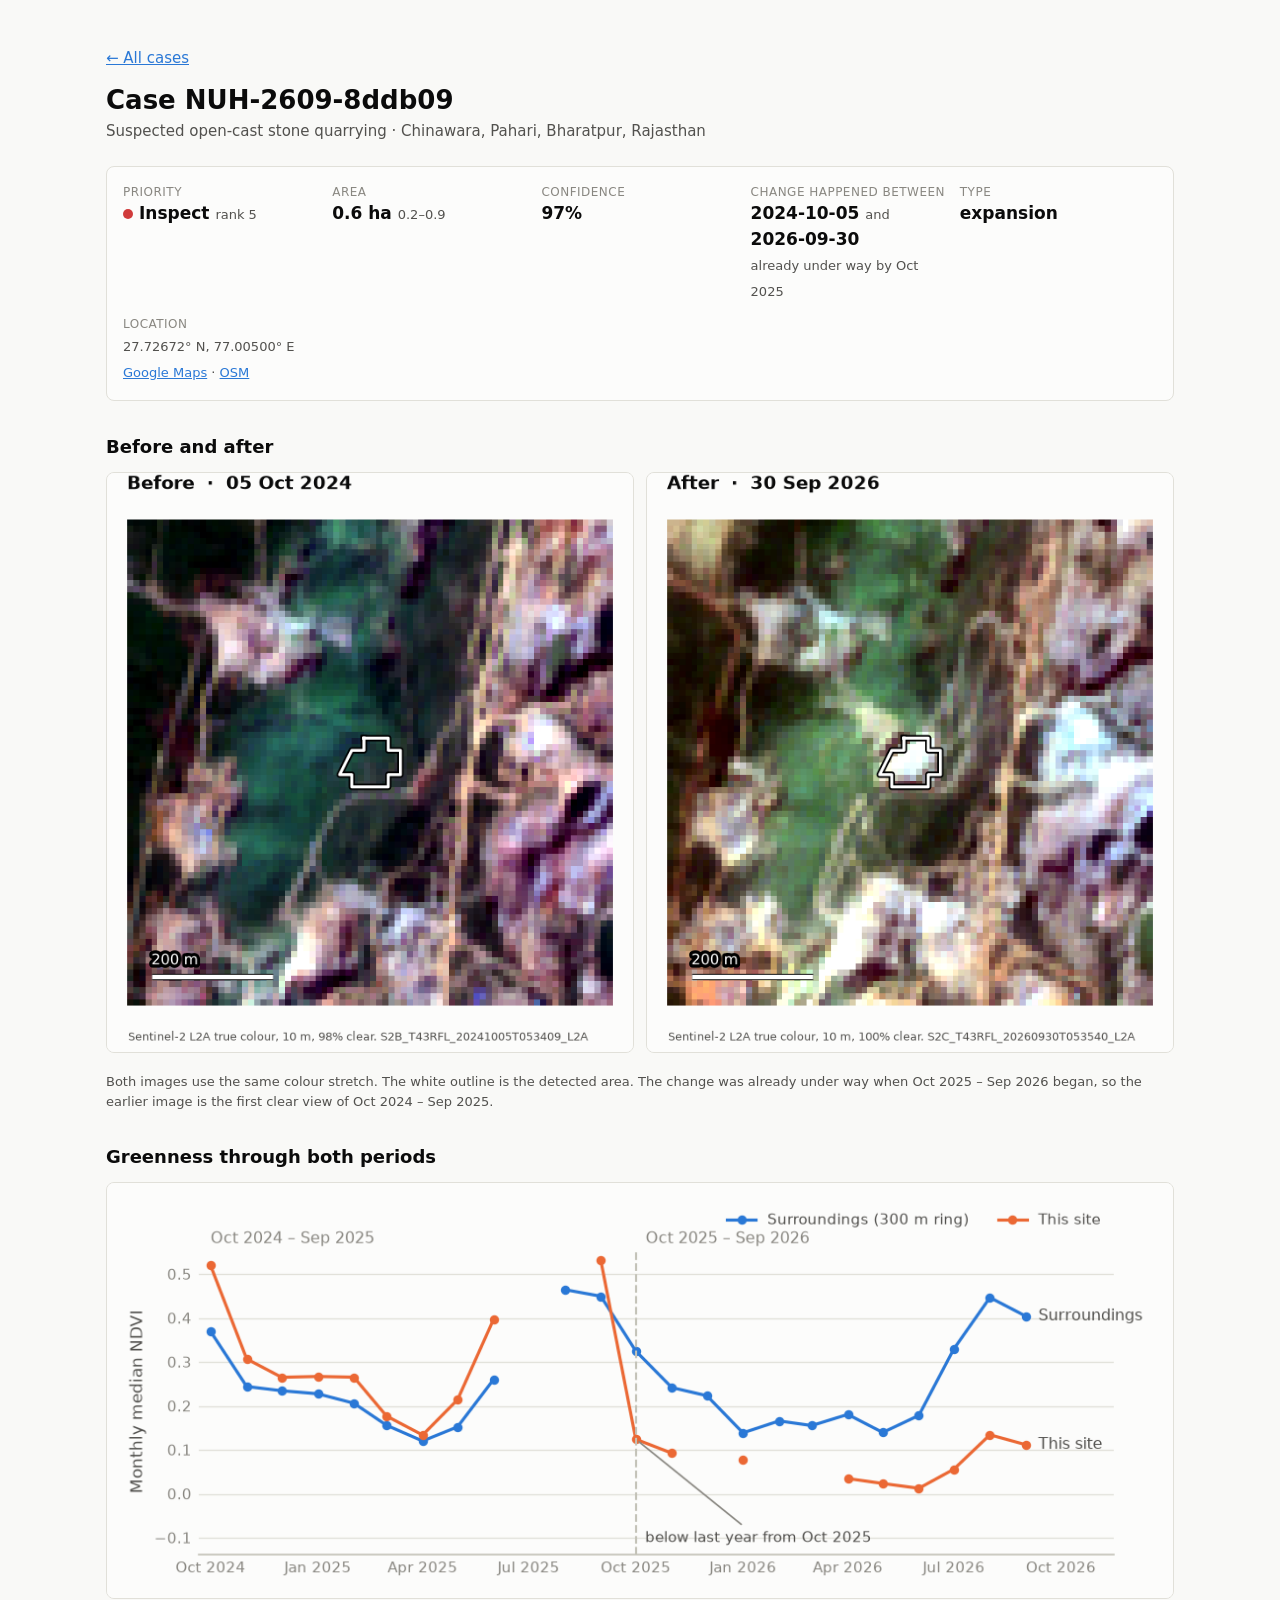
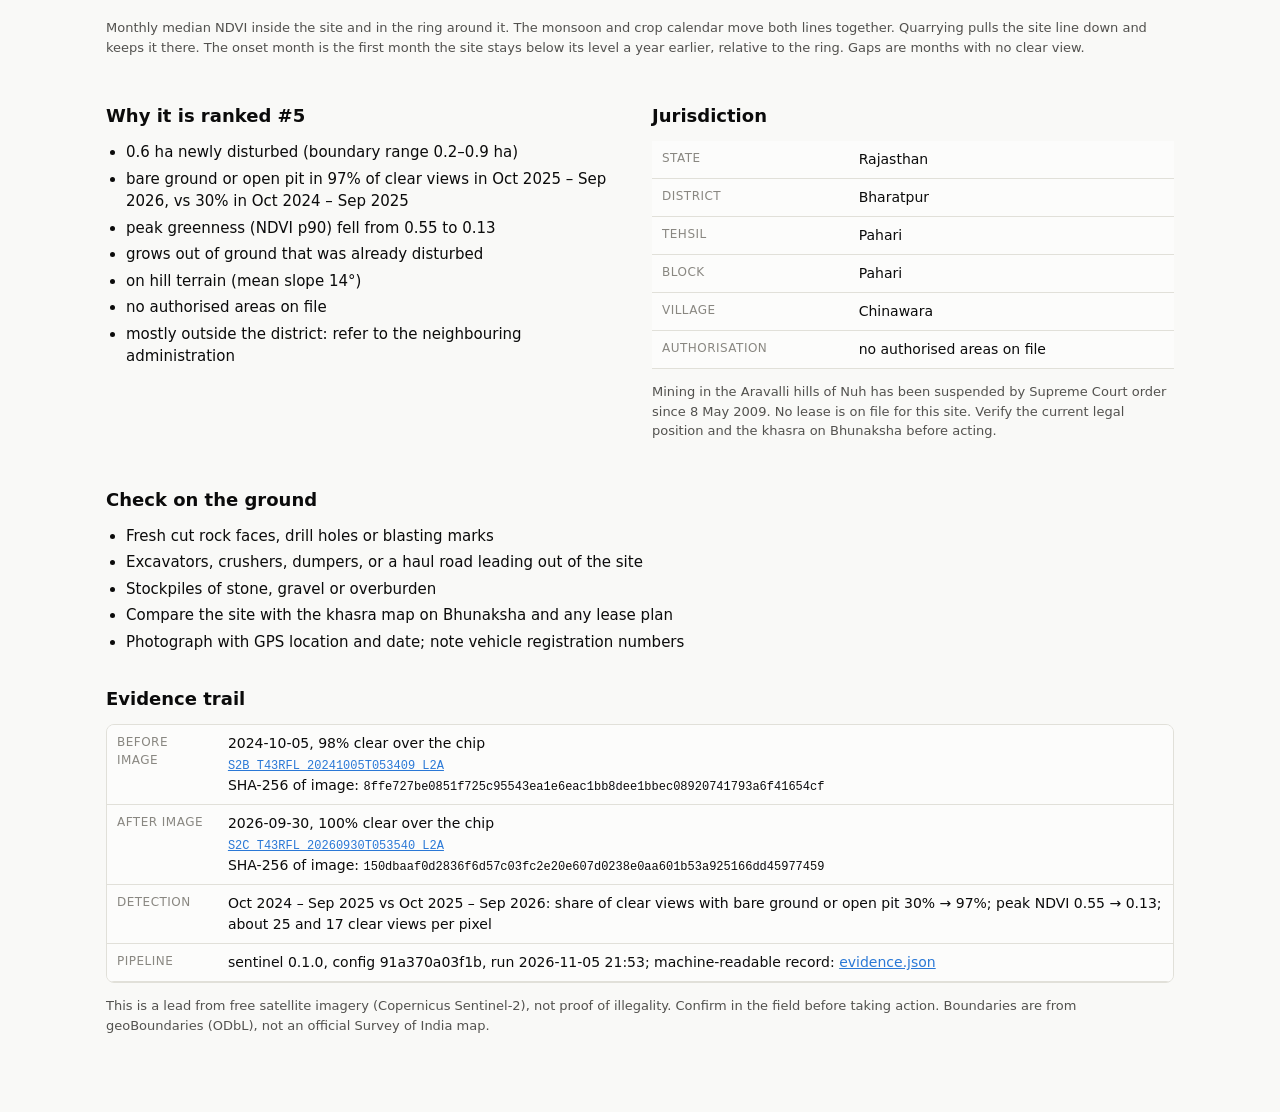
<file: output/nuh-subset/cases/NUH-2609-8ddb09/case.html>
<!doctype html>
<html lang="en">
<head>
<meta charset="utf-8">
<meta name="viewport" content="width=device-width, initial-scale=1">
<title>Case NUH-2609-8ddb09</title>
<link rel="stylesheet" href="../../style.css">
</head>
<body>
<main>
<p class="noprint"><a href="../../index.html">← All cases</a></p>
<h1>Case NUH-2609-8ddb09</h1>
<p class="sub">Suspected open-cast stone quarrying · Chinawara, Pahari, Bharatpur, Rajasthan</p>

<div class="card facts">
  <div class="fact"><div class="k">Priority</div><div class="v"><span class="tier"><i style="background: #d03b3b"></i>Inspect</span> <small>rank 5</small></div></div>
  <div class="fact"><div class="k">Area</div><div class="v">0.6 ha <small>0.2–0.9</small></div></div>
  <div class="fact"><div class="k">Confidence</div><div class="v">97%</div></div>
  <div class="fact"><div class="k">Change happened between</div><div class="v">2024-10-05 <small>and</small> 2026-09-30<br><small>already under way by Oct 2025</small></div></div>
  <div class="fact"><div class="k">Type</div><div class="v">expansion</div></div>
  <div class="fact"><div class="k">Location</div><div class="v"><small>27.72672° N, 77.00500° E<br>
    <a href="https://www.google.com/maps/@27.72672,77.005,800m/data=!3m1!1e3">Google Maps</a> ·
    <a href="https://www.openstreetmap.org/?mlat=27.72672&amp;mlon=77.005#map=16/27.72672/77.005">OSM</a></small></div></div>
</div>

<h2>Before and after</h2>

<div class="pair">
  <figure style="margin:0"><img src="before.png" alt="Before: 2024-10-05"></figure>
  <figure style="margin:0"><img src="after.png" alt="After: 2026-09-30"></figure>
</div>
<p class="note">Both images use the same colour stretch. The white outline is the detected area. The change was already under way when Oct 2025 – Sep 2026 began, so the earlier image is the first clear view of Oct 2024 – Sep 2025.</p>


<h2>Greenness through both periods</h2>
<img class="wide" src="trajectory.png" alt="Monthly NDVI inside the site and in a 300 m ring around it">
<p class="note">Monthly median NDVI inside the site and in the ring around it. The monsoon and crop calendar move both lines together. Quarrying pulls the site line down and keeps it there. The onset month is the first month the site stays below its level a year earlier, relative to the ring. Gaps are months with no clear view.</p>

<div class="split">
<div>
<h2>Why it is ranked #5</h2>
<ul class="reasons"><li>0.6 ha newly disturbed (boundary range 0.2–0.9 ha)</li><li>bare ground or open pit in 97% of clear views in Oct 2025 – Sep 2026, vs 30% in Oct 2024 – Sep 2025</li><li>peak greenness (NDVI p90) fell from 0.55 to 0.13</li><li>grows out of ground that was already disturbed</li><li>on hill terrain (mean slope 14°)</li><li>no authorised areas on file</li><li>mostly outside the district: refer to the neighbouring administration</li></ul>
</div>
<div>
<h2>Jurisdiction</h2>
<table><tbody>
<tr><th>State</th><td>Rajasthan</td></tr><tr><th>District</th><td>Bharatpur</td></tr><tr><th>Tehsil</th><td>Pahari</td></tr><tr><th>Block</th><td>Pahari</td></tr><tr><th>Village</th><td>Chinawara</td></tr>

<tr><th>Authorisation</th><td>no authorised areas on file</td></tr>
</tbody></table>
<p class="note">Mining in the Aravalli hills of Nuh has been suspended by Supreme Court order since 8 May 2009. No lease is on file for this site. Verify the current legal position and the khasra on Bhunaksha before acting.</p>
</div>
</div>


<h2>Check on the ground</h2>
<ul class="reasons"><li>Fresh cut rock faces, drill holes or blasting marks</li><li>Excavators, crushers, dumpers, or a haul road leading out of the site</li><li>Stockpiles of stone, gravel or overburden</li><li>Compare the site with the khasra map on Bhunaksha and any lease plan</li><li>Photograph with GPS location and date; note vehicle registration numbers</li></ul>


<h2>Evidence trail</h2>
<div class="scroll">
<table><tbody>

<tr><th>Before image</th><td>2024-10-05, 98% clear over the chip<br>
  <a href="https://earth-search.aws.element84.com/v1/collections/sentinel-2-c1-l2a/items/S2B_T43RFL_20241005T053409_L2A"><code>S2B_T43RFL_20241005T053409_L2A</code></a><br>
  SHA-256 of image: <code>8ffe727be0851f725c95543ea1e6eac1bb8dee1bbec08920741793a6f41654cf</code></td></tr>

<tr><th>After image</th><td>2026-09-30, 100% clear over the chip<br>
  <a href="https://earth-search.aws.element84.com/v1/collections/sentinel-2-c1-l2a/items/S2C_T43RFL_20260930T053540_L2A"><code>S2C_T43RFL_20260930T053540_L2A</code></a><br>
  SHA-256 of image: <code>150dbaaf0d2836f6d57c03fc2e20e607d0238e0aa601b53a925166dd45977459</code></td></tr>

<tr><th>Detection</th><td>Oct 2024 – Sep 2025 vs Oct 2025 – Sep 2026: share of clear views with bare ground or open pit 30% → 97%; peak NDVI 0.55 → 0.13; about 25 and 17 clear views per pixel</td></tr>
<tr><th>Pipeline</th><td>sentinel 0.1.0, config 91a370a03f1b, run 2026-11-05 21:53; machine-readable record: <a href="evidence.json">evidence.json</a></td></tr>
</tbody></table>
</div>
<p class="note">This is a lead from free satellite imagery (Copernicus Sentinel-2), not proof of illegality. Confirm in the field before taking action. Boundaries are from geoBoundaries (ODbL), not an official Survey of India map.</p>
</main>
</body>
</html>
</file>
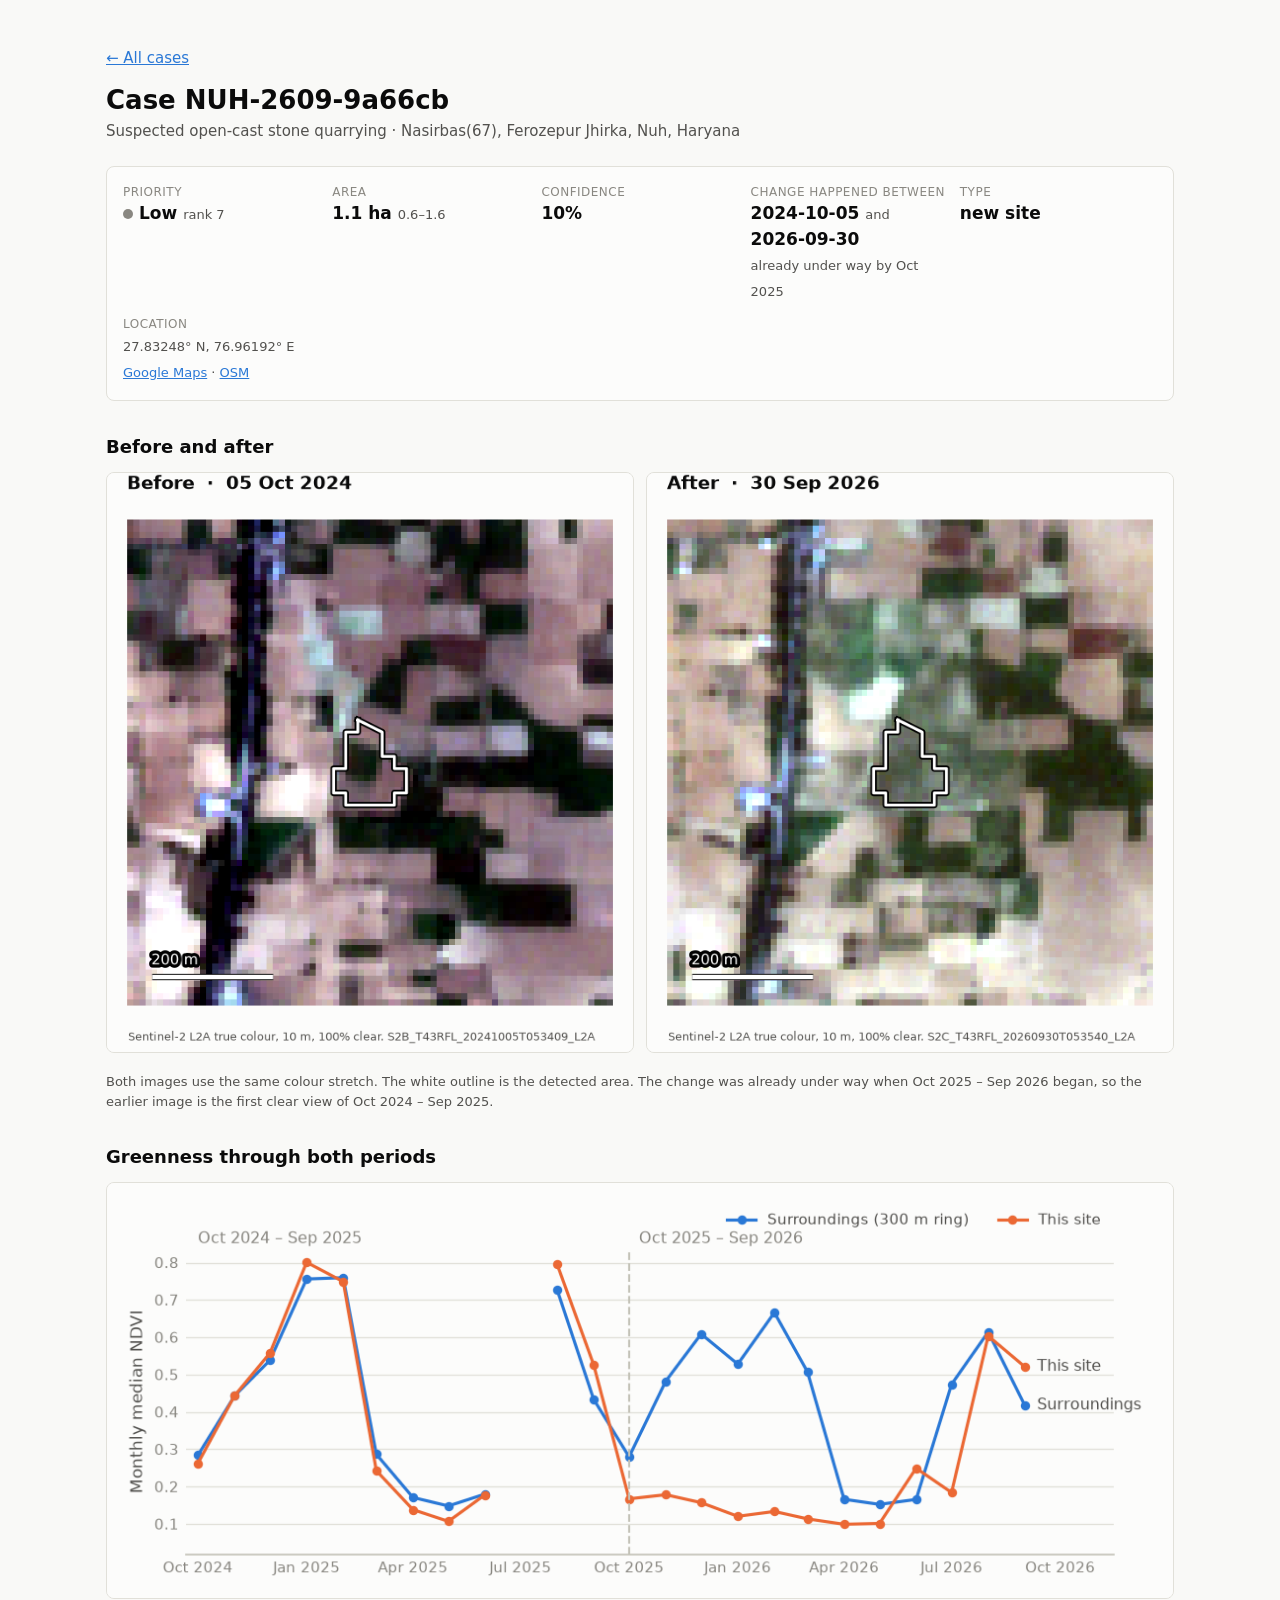
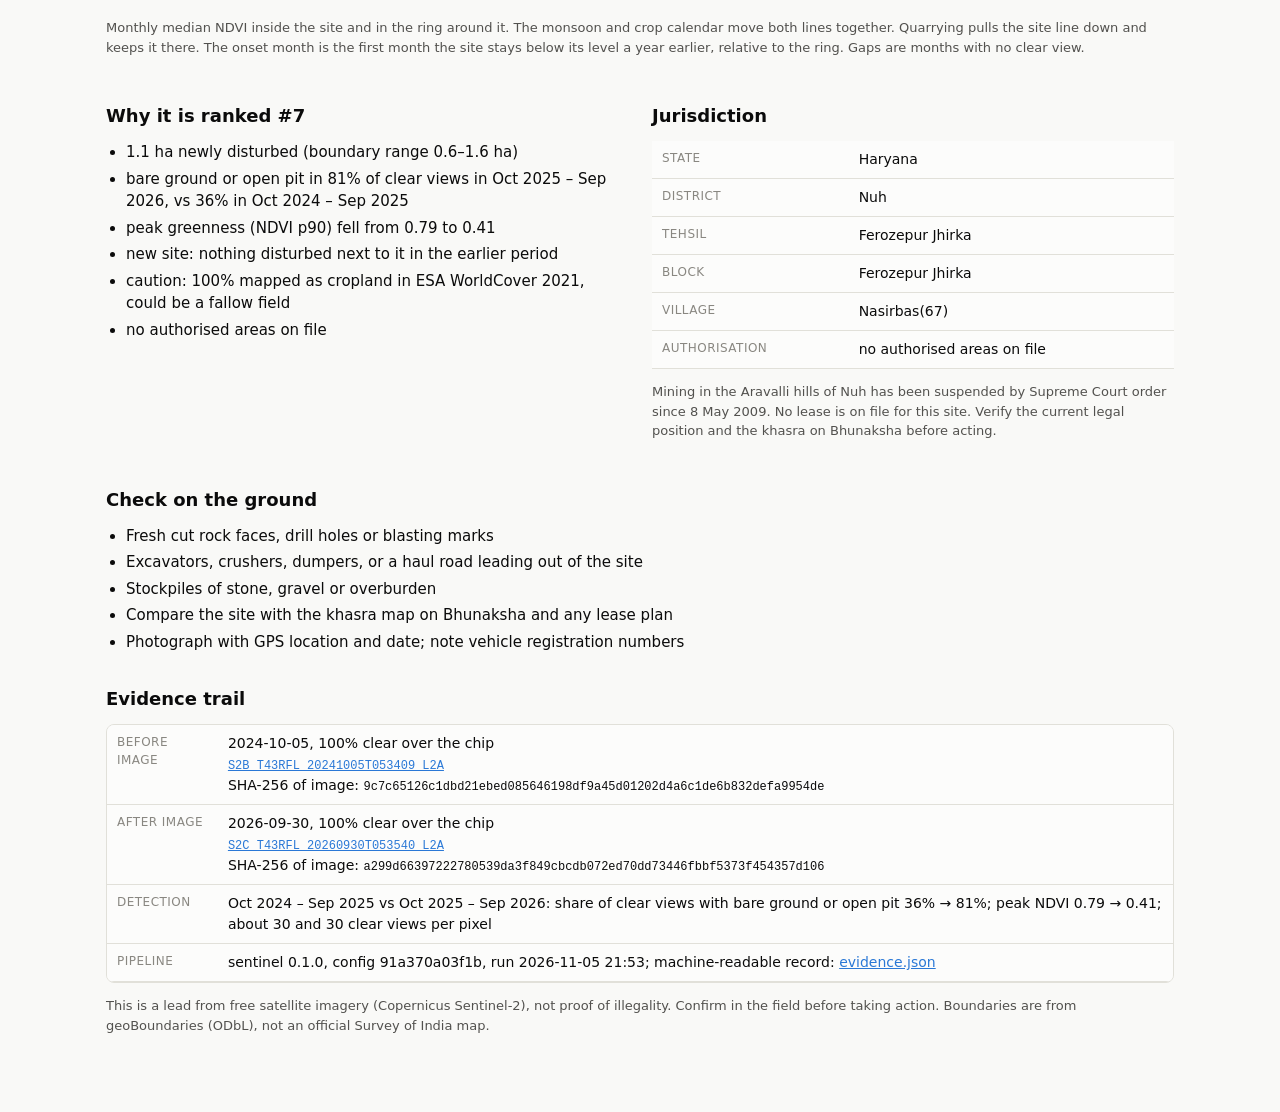
<file: output/nuh-subset/cases/NUH-2609-9a66cb/case.html>
<!doctype html>
<html lang="en">
<head>
<meta charset="utf-8">
<meta name="viewport" content="width=device-width, initial-scale=1">
<title>Case NUH-2609-9a66cb</title>
<link rel="stylesheet" href="../../style.css">
</head>
<body>
<main>
<p class="noprint"><a href="../../index.html">← All cases</a></p>
<h1>Case NUH-2609-9a66cb</h1>
<p class="sub">Suspected open-cast stone quarrying · Nasirbas(67), Ferozepur Jhirka, Nuh, Haryana</p>

<div class="card facts">
  <div class="fact"><div class="k">Priority</div><div class="v"><span class="tier"><i style="background: #898781"></i>Low</span> <small>rank 7</small></div></div>
  <div class="fact"><div class="k">Area</div><div class="v">1.1 ha <small>0.6–1.6</small></div></div>
  <div class="fact"><div class="k">Confidence</div><div class="v">10%</div></div>
  <div class="fact"><div class="k">Change happened between</div><div class="v">2024-10-05 <small>and</small> 2026-09-30<br><small>already under way by Oct 2025</small></div></div>
  <div class="fact"><div class="k">Type</div><div class="v">new site</div></div>
  <div class="fact"><div class="k">Location</div><div class="v"><small>27.83248° N, 76.96192° E<br>
    <a href="https://www.google.com/maps/@27.83248,76.96192,800m/data=!3m1!1e3">Google Maps</a> ·
    <a href="https://www.openstreetmap.org/?mlat=27.83248&amp;mlon=76.96192#map=16/27.83248/76.96192">OSM</a></small></div></div>
</div>

<h2>Before and after</h2>

<div class="pair">
  <figure style="margin:0"><img src="before.png" alt="Before: 2024-10-05"></figure>
  <figure style="margin:0"><img src="after.png" alt="After: 2026-09-30"></figure>
</div>
<p class="note">Both images use the same colour stretch. The white outline is the detected area. The change was already under way when Oct 2025 – Sep 2026 began, so the earlier image is the first clear view of Oct 2024 – Sep 2025.</p>


<h2>Greenness through both periods</h2>
<img class="wide" src="trajectory.png" alt="Monthly NDVI inside the site and in a 300 m ring around it">
<p class="note">Monthly median NDVI inside the site and in the ring around it. The monsoon and crop calendar move both lines together. Quarrying pulls the site line down and keeps it there. The onset month is the first month the site stays below its level a year earlier, relative to the ring. Gaps are months with no clear view.</p>

<div class="split">
<div>
<h2>Why it is ranked #7</h2>
<ul class="reasons"><li>1.1 ha newly disturbed (boundary range 0.6–1.6 ha)</li><li>bare ground or open pit in 81% of clear views in Oct 2025 – Sep 2026, vs 36% in Oct 2024 – Sep 2025</li><li>peak greenness (NDVI p90) fell from 0.79 to 0.41</li><li>new site: nothing disturbed next to it in the earlier period</li><li>caution: 100% mapped as cropland in ESA WorldCover 2021, could be a fallow field</li><li>no authorised areas on file</li></ul>
</div>
<div>
<h2>Jurisdiction</h2>
<table><tbody>
<tr><th>State</th><td>Haryana</td></tr><tr><th>District</th><td>Nuh</td></tr><tr><th>Tehsil</th><td>Ferozepur Jhirka</td></tr><tr><th>Block</th><td>Ferozepur Jhirka</td></tr><tr><th>Village</th><td>Nasirbas(67)</td></tr>

<tr><th>Authorisation</th><td>no authorised areas on file</td></tr>
</tbody></table>
<p class="note">Mining in the Aravalli hills of Nuh has been suspended by Supreme Court order since 8 May 2009. No lease is on file for this site. Verify the current legal position and the khasra on Bhunaksha before acting.</p>
</div>
</div>


<h2>Check on the ground</h2>
<ul class="reasons"><li>Fresh cut rock faces, drill holes or blasting marks</li><li>Excavators, crushers, dumpers, or a haul road leading out of the site</li><li>Stockpiles of stone, gravel or overburden</li><li>Compare the site with the khasra map on Bhunaksha and any lease plan</li><li>Photograph with GPS location and date; note vehicle registration numbers</li></ul>


<h2>Evidence trail</h2>
<div class="scroll">
<table><tbody>

<tr><th>Before image</th><td>2024-10-05, 100% clear over the chip<br>
  <a href="https://earth-search.aws.element84.com/v1/collections/sentinel-2-c1-l2a/items/S2B_T43RFL_20241005T053409_L2A"><code>S2B_T43RFL_20241005T053409_L2A</code></a><br>
  SHA-256 of image: <code>9c7c65126c1dbd21ebed085646198df9a45d01202d4a6c1de6b832defa9954de</code></td></tr>

<tr><th>After image</th><td>2026-09-30, 100% clear over the chip<br>
  <a href="https://earth-search.aws.element84.com/v1/collections/sentinel-2-c1-l2a/items/S2C_T43RFL_20260930T053540_L2A"><code>S2C_T43RFL_20260930T053540_L2A</code></a><br>
  SHA-256 of image: <code>a299d66397222780539da3f849cbcdb072ed70dd73446fbbf5373f454357d106</code></td></tr>

<tr><th>Detection</th><td>Oct 2024 – Sep 2025 vs Oct 2025 – Sep 2026: share of clear views with bare ground or open pit 36% → 81%; peak NDVI 0.79 → 0.41; about 30 and 30 clear views per pixel</td></tr>
<tr><th>Pipeline</th><td>sentinel 0.1.0, config 91a370a03f1b, run 2026-11-05 21:53; machine-readable record: <a href="evidence.json">evidence.json</a></td></tr>
</tbody></table>
</div>
<p class="note">This is a lead from free satellite imagery (Copernicus Sentinel-2), not proof of illegality. Confirm in the field before taking action. Boundaries are from geoBoundaries (ODbL), not an official Survey of India map.</p>
</main>
</body>
</html>
</file>
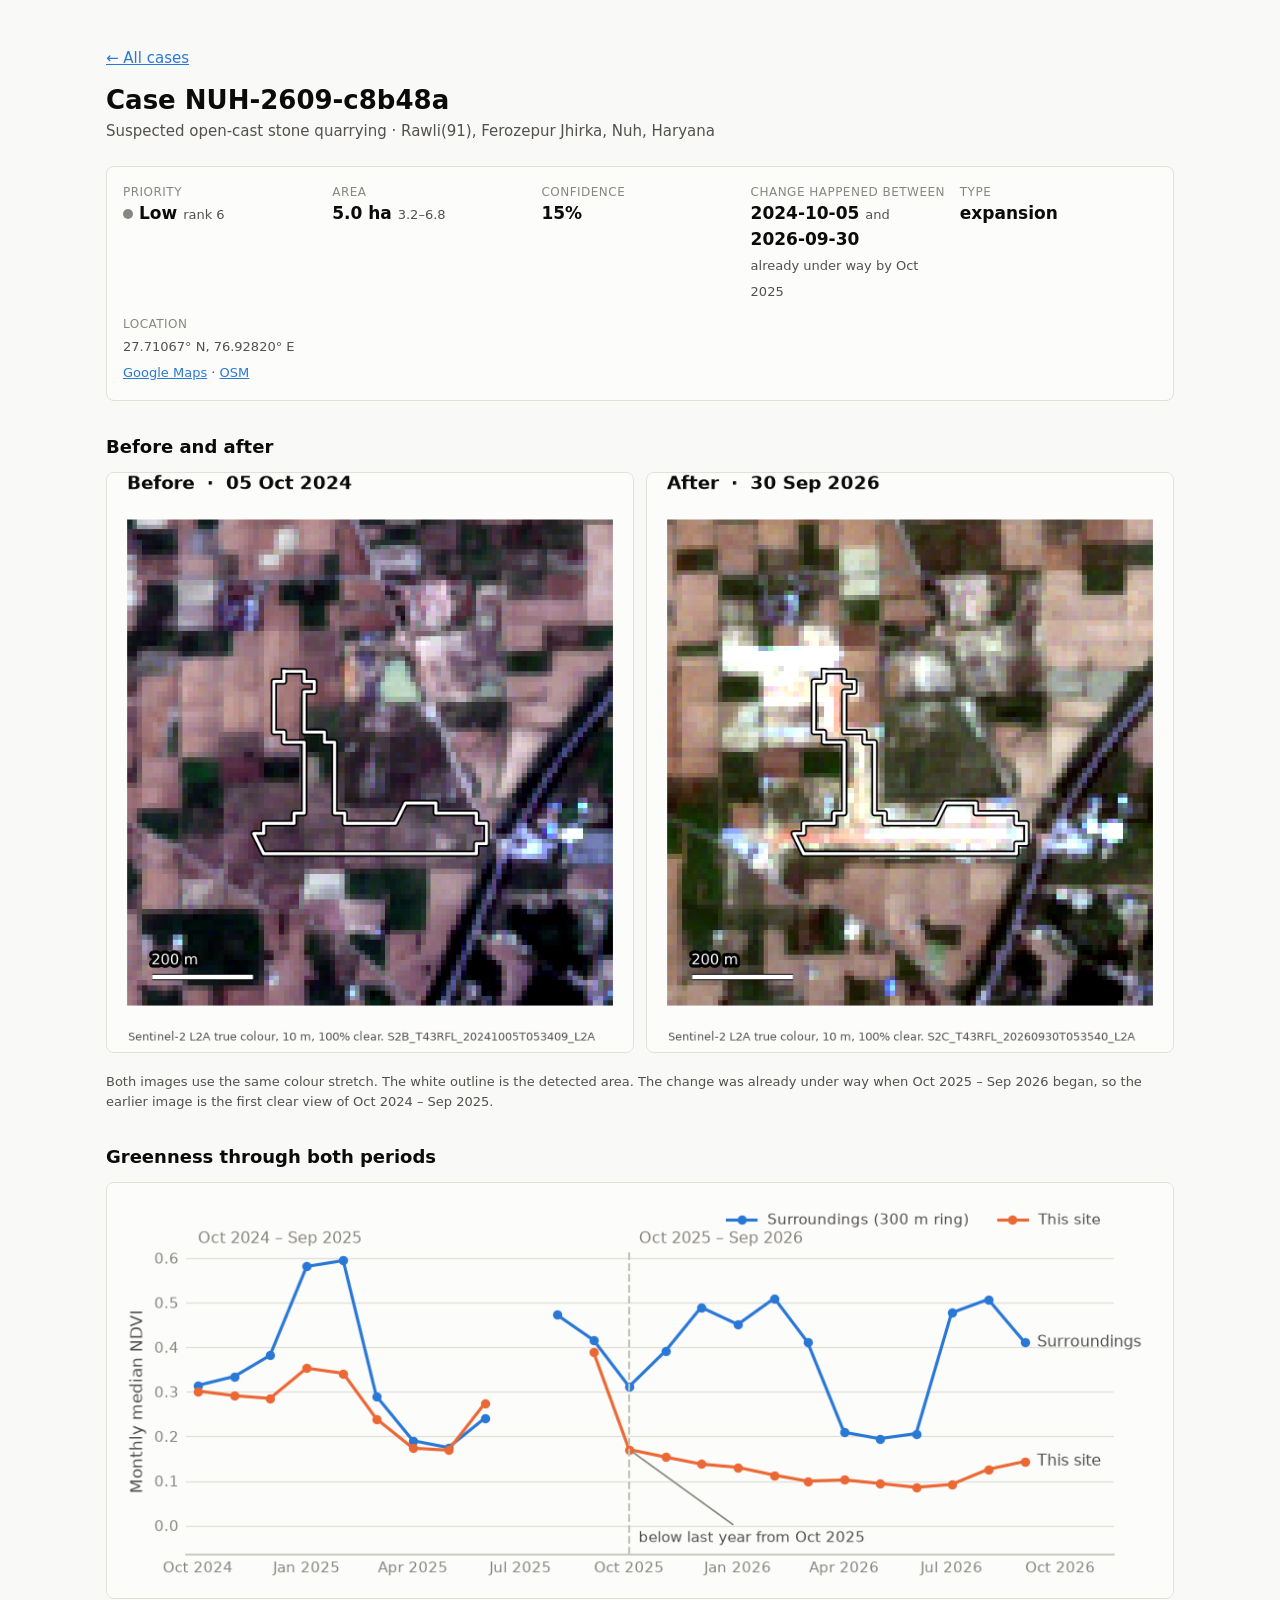
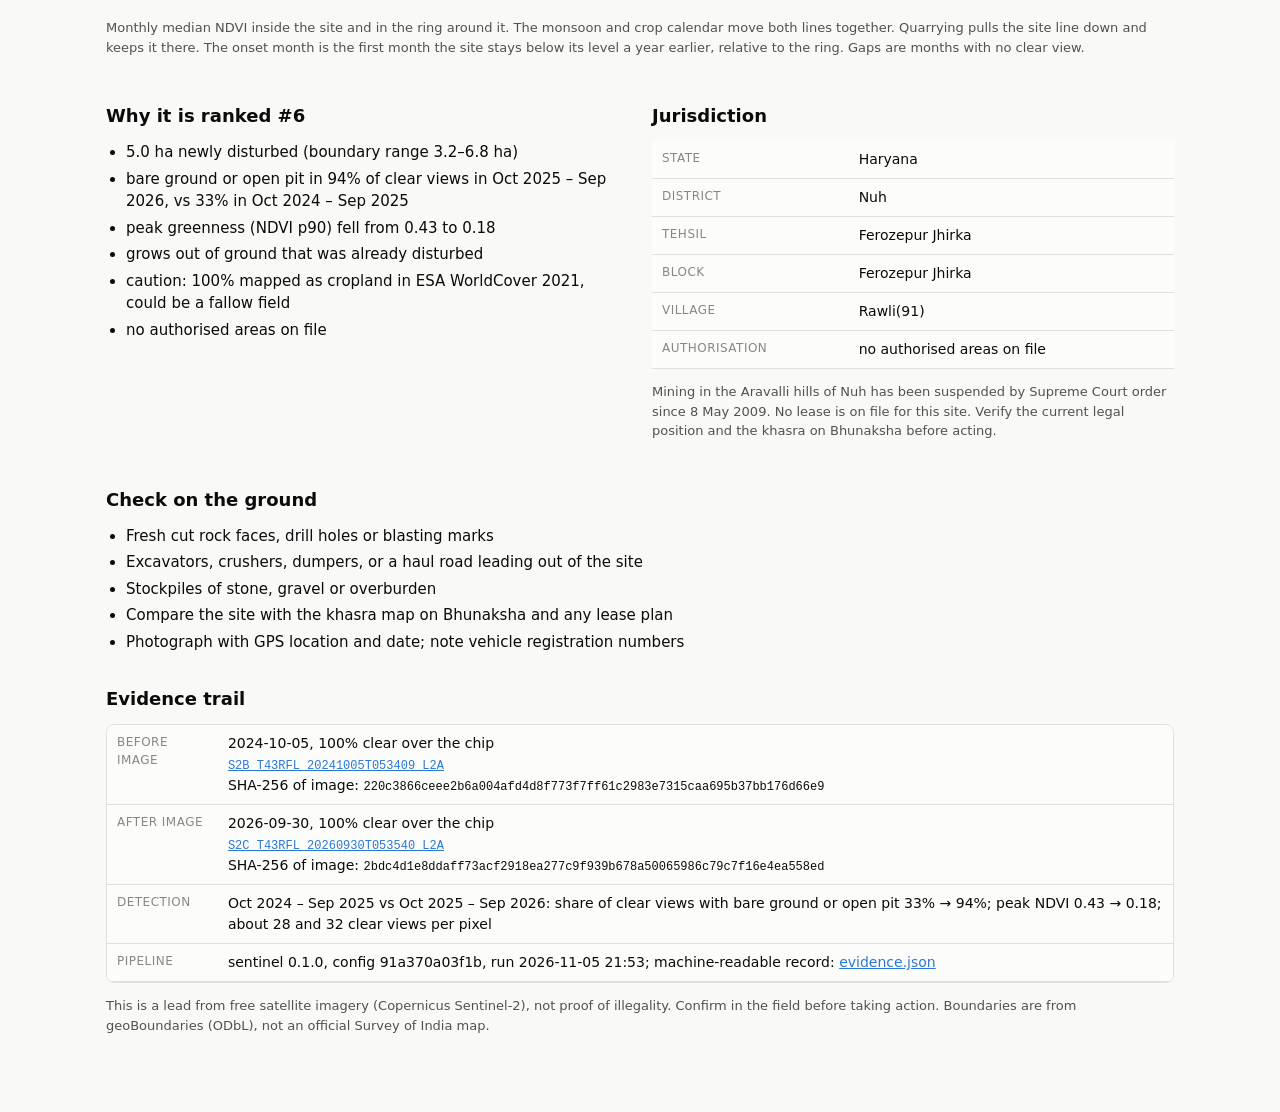
<file: output/nuh-subset/cases/NUH-2609-c8b48a/case.html>
<!doctype html>
<html lang="en">
<head>
<meta charset="utf-8">
<meta name="viewport" content="width=device-width, initial-scale=1">
<title>Case NUH-2609-c8b48a</title>
<link rel="stylesheet" href="../../style.css">
</head>
<body>
<main>
<p class="noprint"><a href="../../index.html">← All cases</a></p>
<h1>Case NUH-2609-c8b48a</h1>
<p class="sub">Suspected open-cast stone quarrying · Rawli(91), Ferozepur Jhirka, Nuh, Haryana</p>

<div class="card facts">
  <div class="fact"><div class="k">Priority</div><div class="v"><span class="tier"><i style="background: #898781"></i>Low</span> <small>rank 6</small></div></div>
  <div class="fact"><div class="k">Area</div><div class="v">5.0 ha <small>3.2–6.8</small></div></div>
  <div class="fact"><div class="k">Confidence</div><div class="v">15%</div></div>
  <div class="fact"><div class="k">Change happened between</div><div class="v">2024-10-05 <small>and</small> 2026-09-30<br><small>already under way by Oct 2025</small></div></div>
  <div class="fact"><div class="k">Type</div><div class="v">expansion</div></div>
  <div class="fact"><div class="k">Location</div><div class="v"><small>27.71067° N, 76.92820° E<br>
    <a href="https://www.google.com/maps/@27.71067,76.9282,800m/data=!3m1!1e3">Google Maps</a> ·
    <a href="https://www.openstreetmap.org/?mlat=27.71067&amp;mlon=76.9282#map=16/27.71067/76.9282">OSM</a></small></div></div>
</div>

<h2>Before and after</h2>

<div class="pair">
  <figure style="margin:0"><img src="before.png" alt="Before: 2024-10-05"></figure>
  <figure style="margin:0"><img src="after.png" alt="After: 2026-09-30"></figure>
</div>
<p class="note">Both images use the same colour stretch. The white outline is the detected area. The change was already under way when Oct 2025 – Sep 2026 began, so the earlier image is the first clear view of Oct 2024 – Sep 2025.</p>


<h2>Greenness through both periods</h2>
<img class="wide" src="trajectory.png" alt="Monthly NDVI inside the site and in a 300 m ring around it">
<p class="note">Monthly median NDVI inside the site and in the ring around it. The monsoon and crop calendar move both lines together. Quarrying pulls the site line down and keeps it there. The onset month is the first month the site stays below its level a year earlier, relative to the ring. Gaps are months with no clear view.</p>

<div class="split">
<div>
<h2>Why it is ranked #6</h2>
<ul class="reasons"><li>5.0 ha newly disturbed (boundary range 3.2–6.8 ha)</li><li>bare ground or open pit in 94% of clear views in Oct 2025 – Sep 2026, vs 33% in Oct 2024 – Sep 2025</li><li>peak greenness (NDVI p90) fell from 0.43 to 0.18</li><li>grows out of ground that was already disturbed</li><li>caution: 100% mapped as cropland in ESA WorldCover 2021, could be a fallow field</li><li>no authorised areas on file</li></ul>
</div>
<div>
<h2>Jurisdiction</h2>
<table><tbody>
<tr><th>State</th><td>Haryana</td></tr><tr><th>District</th><td>Nuh</td></tr><tr><th>Tehsil</th><td>Ferozepur Jhirka</td></tr><tr><th>Block</th><td>Ferozepur Jhirka</td></tr><tr><th>Village</th><td>Rawli(91)</td></tr>

<tr><th>Authorisation</th><td>no authorised areas on file</td></tr>
</tbody></table>
<p class="note">Mining in the Aravalli hills of Nuh has been suspended by Supreme Court order since 8 May 2009. No lease is on file for this site. Verify the current legal position and the khasra on Bhunaksha before acting.</p>
</div>
</div>


<h2>Check on the ground</h2>
<ul class="reasons"><li>Fresh cut rock faces, drill holes or blasting marks</li><li>Excavators, crushers, dumpers, or a haul road leading out of the site</li><li>Stockpiles of stone, gravel or overburden</li><li>Compare the site with the khasra map on Bhunaksha and any lease plan</li><li>Photograph with GPS location and date; note vehicle registration numbers</li></ul>


<h2>Evidence trail</h2>
<div class="scroll">
<table><tbody>

<tr><th>Before image</th><td>2024-10-05, 100% clear over the chip<br>
  <a href="https://earth-search.aws.element84.com/v1/collections/sentinel-2-c1-l2a/items/S2B_T43RFL_20241005T053409_L2A"><code>S2B_T43RFL_20241005T053409_L2A</code></a><br>
  SHA-256 of image: <code>220c3866ceee2b6a004afd4d8f773f7ff61c2983e7315caa695b37bb176d66e9</code></td></tr>

<tr><th>After image</th><td>2026-09-30, 100% clear over the chip<br>
  <a href="https://earth-search.aws.element84.com/v1/collections/sentinel-2-c1-l2a/items/S2C_T43RFL_20260930T053540_L2A"><code>S2C_T43RFL_20260930T053540_L2A</code></a><br>
  SHA-256 of image: <code>2bdc4d1e8ddaff73acf2918ea277c9f939b678a50065986c79c7f16e4ea558ed</code></td></tr>

<tr><th>Detection</th><td>Oct 2024 – Sep 2025 vs Oct 2025 – Sep 2026: share of clear views with bare ground or open pit 33% → 94%; peak NDVI 0.43 → 0.18; about 28 and 32 clear views per pixel</td></tr>
<tr><th>Pipeline</th><td>sentinel 0.1.0, config 91a370a03f1b, run 2026-11-05 21:53; machine-readable record: <a href="evidence.json">evidence.json</a></td></tr>
</tbody></table>
</div>
<p class="note">This is a lead from free satellite imagery (Copernicus Sentinel-2), not proof of illegality. Confirm in the field before taking action. Boundaries are from geoBoundaries (ODbL), not an official Survey of India map.</p>
</main>
</body>
</html>
</file>
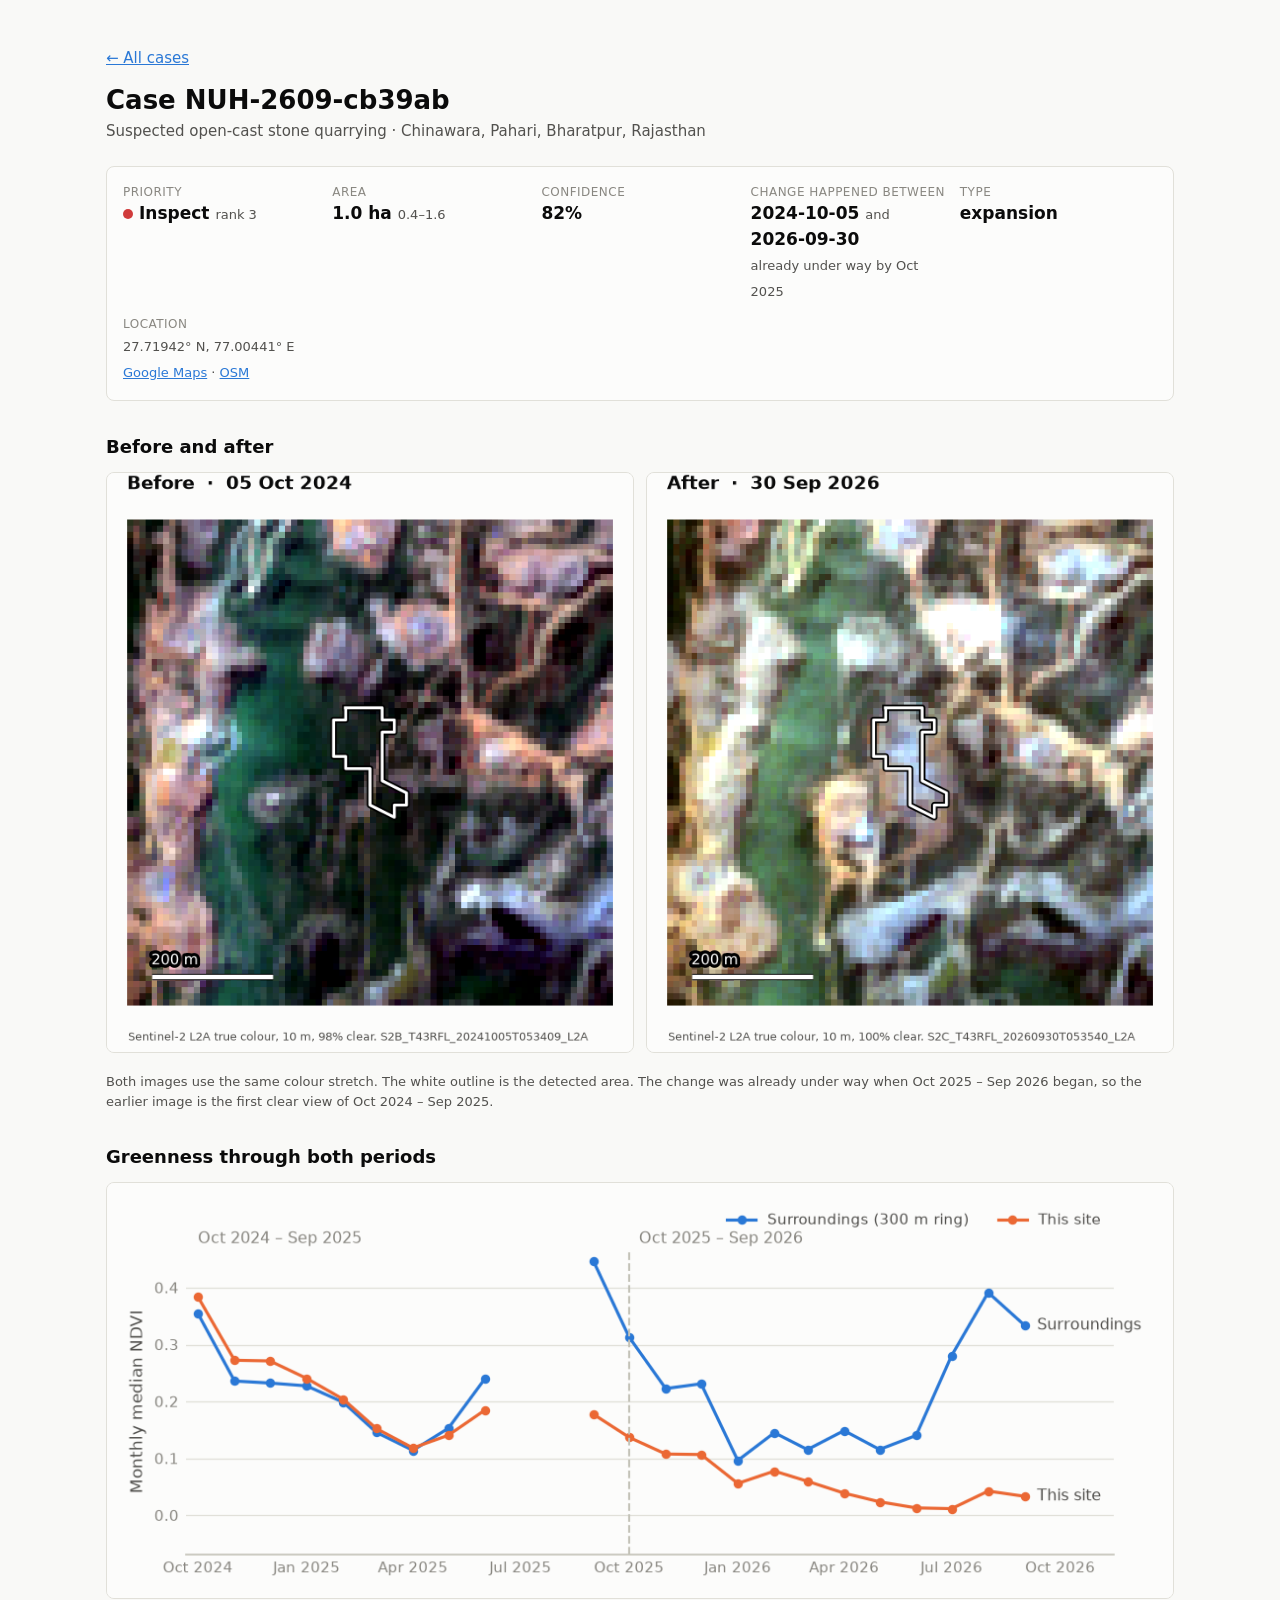
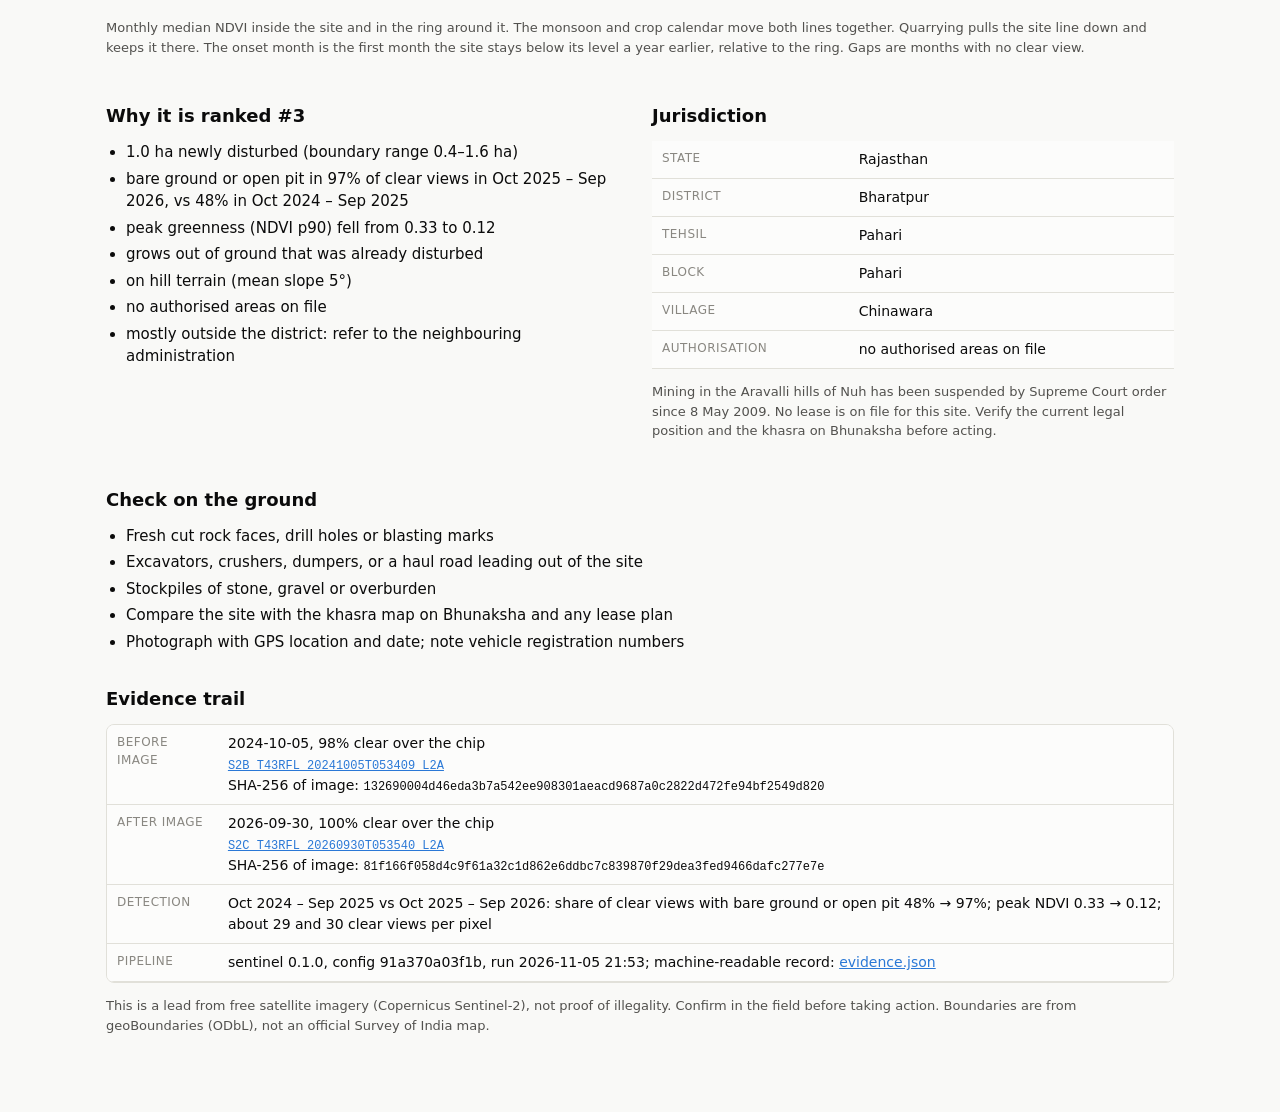
<file: output/nuh-subset/cases/NUH-2609-cb39ab/case.html>
<!doctype html>
<html lang="en">
<head>
<meta charset="utf-8">
<meta name="viewport" content="width=device-width, initial-scale=1">
<title>Case NUH-2609-cb39ab</title>
<link rel="stylesheet" href="../../style.css">
</head>
<body>
<main>
<p class="noprint"><a href="../../index.html">← All cases</a></p>
<h1>Case NUH-2609-cb39ab</h1>
<p class="sub">Suspected open-cast stone quarrying · Chinawara, Pahari, Bharatpur, Rajasthan</p>

<div class="card facts">
  <div class="fact"><div class="k">Priority</div><div class="v"><span class="tier"><i style="background: #d03b3b"></i>Inspect</span> <small>rank 3</small></div></div>
  <div class="fact"><div class="k">Area</div><div class="v">1.0 ha <small>0.4–1.6</small></div></div>
  <div class="fact"><div class="k">Confidence</div><div class="v">82%</div></div>
  <div class="fact"><div class="k">Change happened between</div><div class="v">2024-10-05 <small>and</small> 2026-09-30<br><small>already under way by Oct 2025</small></div></div>
  <div class="fact"><div class="k">Type</div><div class="v">expansion</div></div>
  <div class="fact"><div class="k">Location</div><div class="v"><small>27.71942° N, 77.00441° E<br>
    <a href="https://www.google.com/maps/@27.71942,77.00441,800m/data=!3m1!1e3">Google Maps</a> ·
    <a href="https://www.openstreetmap.org/?mlat=27.71942&amp;mlon=77.00441#map=16/27.71942/77.00441">OSM</a></small></div></div>
</div>

<h2>Before and after</h2>

<div class="pair">
  <figure style="margin:0"><img src="before.png" alt="Before: 2024-10-05"></figure>
  <figure style="margin:0"><img src="after.png" alt="After: 2026-09-30"></figure>
</div>
<p class="note">Both images use the same colour stretch. The white outline is the detected area. The change was already under way when Oct 2025 – Sep 2026 began, so the earlier image is the first clear view of Oct 2024 – Sep 2025.</p>


<h2>Greenness through both periods</h2>
<img class="wide" src="trajectory.png" alt="Monthly NDVI inside the site and in a 300 m ring around it">
<p class="note">Monthly median NDVI inside the site and in the ring around it. The monsoon and crop calendar move both lines together. Quarrying pulls the site line down and keeps it there. The onset month is the first month the site stays below its level a year earlier, relative to the ring. Gaps are months with no clear view.</p>

<div class="split">
<div>
<h2>Why it is ranked #3</h2>
<ul class="reasons"><li>1.0 ha newly disturbed (boundary range 0.4–1.6 ha)</li><li>bare ground or open pit in 97% of clear views in Oct 2025 – Sep 2026, vs 48% in Oct 2024 – Sep 2025</li><li>peak greenness (NDVI p90) fell from 0.33 to 0.12</li><li>grows out of ground that was already disturbed</li><li>on hill terrain (mean slope 5°)</li><li>no authorised areas on file</li><li>mostly outside the district: refer to the neighbouring administration</li></ul>
</div>
<div>
<h2>Jurisdiction</h2>
<table><tbody>
<tr><th>State</th><td>Rajasthan</td></tr><tr><th>District</th><td>Bharatpur</td></tr><tr><th>Tehsil</th><td>Pahari</td></tr><tr><th>Block</th><td>Pahari</td></tr><tr><th>Village</th><td>Chinawara</td></tr>

<tr><th>Authorisation</th><td>no authorised areas on file</td></tr>
</tbody></table>
<p class="note">Mining in the Aravalli hills of Nuh has been suspended by Supreme Court order since 8 May 2009. No lease is on file for this site. Verify the current legal position and the khasra on Bhunaksha before acting.</p>
</div>
</div>


<h2>Check on the ground</h2>
<ul class="reasons"><li>Fresh cut rock faces, drill holes or blasting marks</li><li>Excavators, crushers, dumpers, or a haul road leading out of the site</li><li>Stockpiles of stone, gravel or overburden</li><li>Compare the site with the khasra map on Bhunaksha and any lease plan</li><li>Photograph with GPS location and date; note vehicle registration numbers</li></ul>


<h2>Evidence trail</h2>
<div class="scroll">
<table><tbody>

<tr><th>Before image</th><td>2024-10-05, 98% clear over the chip<br>
  <a href="https://earth-search.aws.element84.com/v1/collections/sentinel-2-c1-l2a/items/S2B_T43RFL_20241005T053409_L2A"><code>S2B_T43RFL_20241005T053409_L2A</code></a><br>
  SHA-256 of image: <code>132690004d46eda3b7a542ee908301aeacd9687a0c2822d472fe94bf2549d820</code></td></tr>

<tr><th>After image</th><td>2026-09-30, 100% clear over the chip<br>
  <a href="https://earth-search.aws.element84.com/v1/collections/sentinel-2-c1-l2a/items/S2C_T43RFL_20260930T053540_L2A"><code>S2C_T43RFL_20260930T053540_L2A</code></a><br>
  SHA-256 of image: <code>81f166f058d4c9f61a32c1d862e6ddbc7c839870f29dea3fed9466dafc277e7e</code></td></tr>

<tr><th>Detection</th><td>Oct 2024 – Sep 2025 vs Oct 2025 – Sep 2026: share of clear views with bare ground or open pit 48% → 97%; peak NDVI 0.33 → 0.12; about 29 and 30 clear views per pixel</td></tr>
<tr><th>Pipeline</th><td>sentinel 0.1.0, config 91a370a03f1b, run 2026-11-05 21:53; machine-readable record: <a href="evidence.json">evidence.json</a></td></tr>
</tbody></table>
</div>
<p class="note">This is a lead from free satellite imagery (Copernicus Sentinel-2), not proof of illegality. Confirm in the field before taking action. Boundaries are from geoBoundaries (ODbL), not an official Survey of India map.</p>
</main>
</body>
</html>
</file>
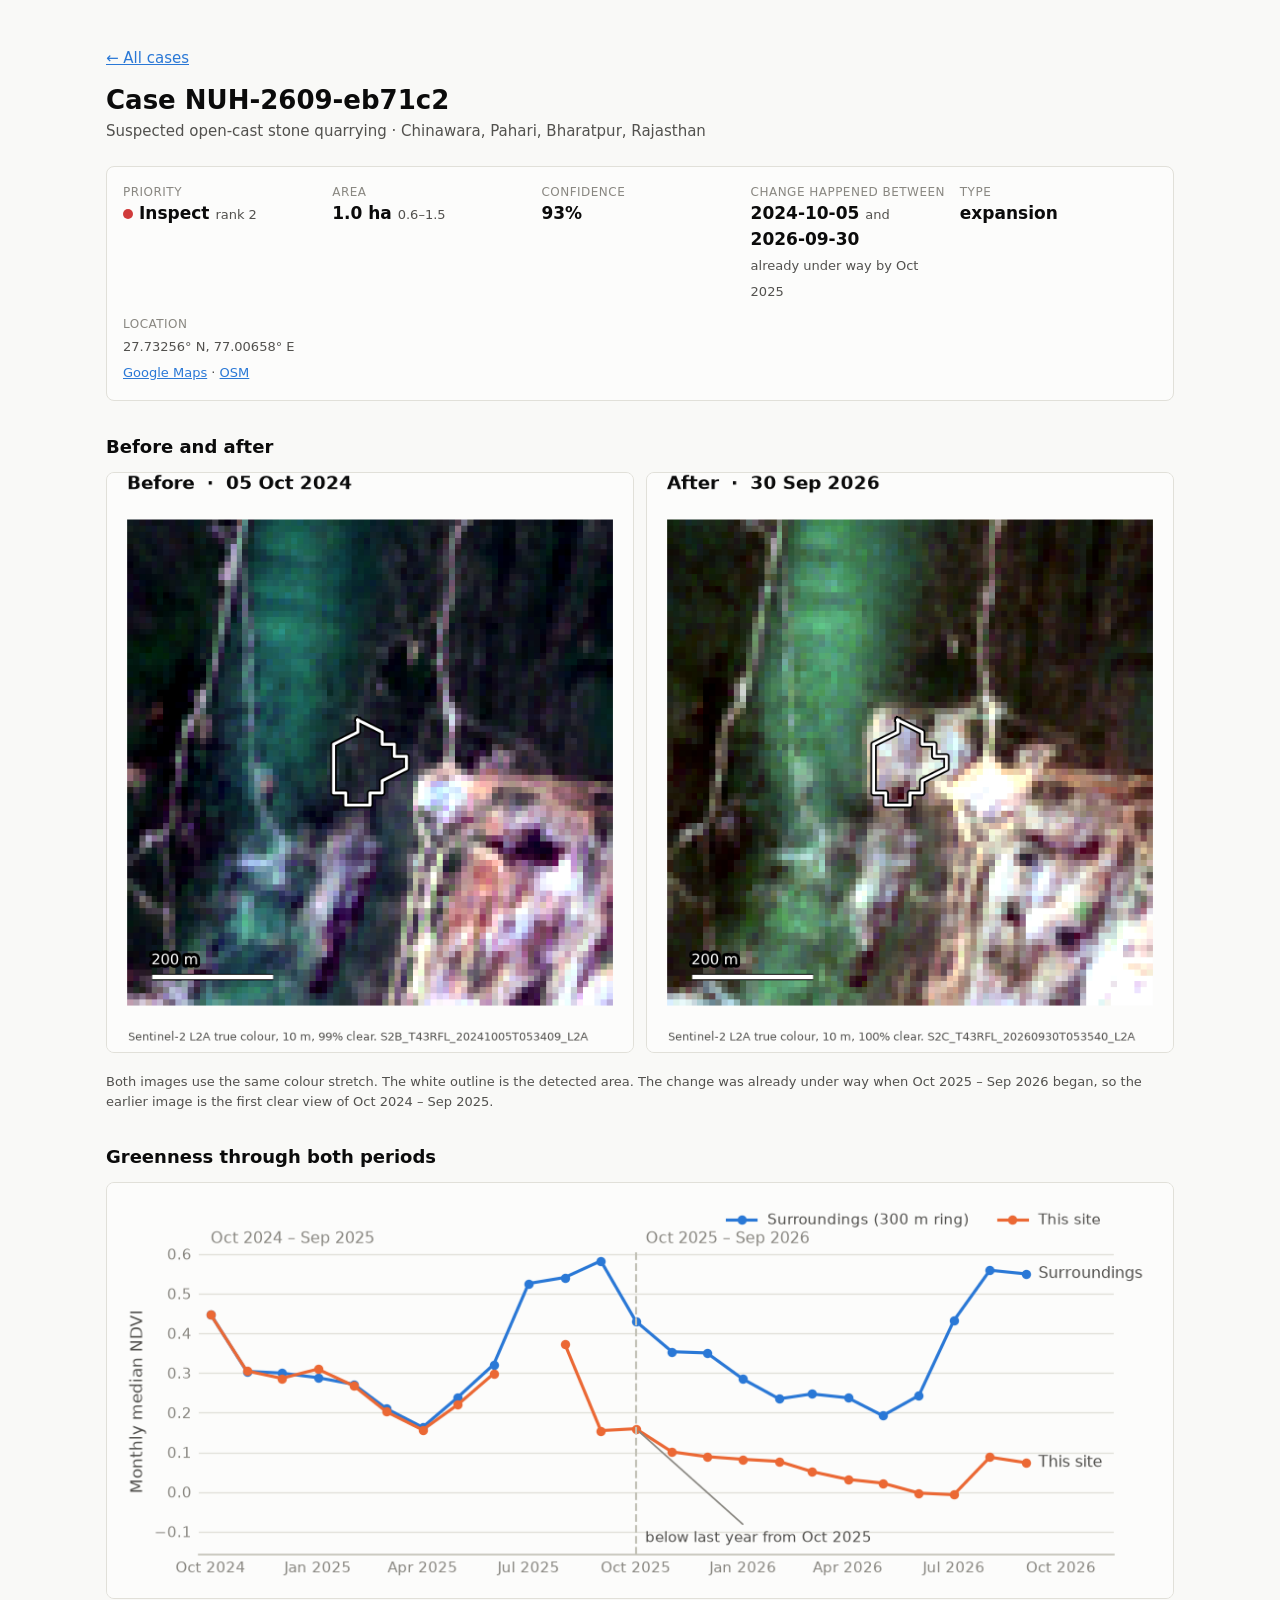
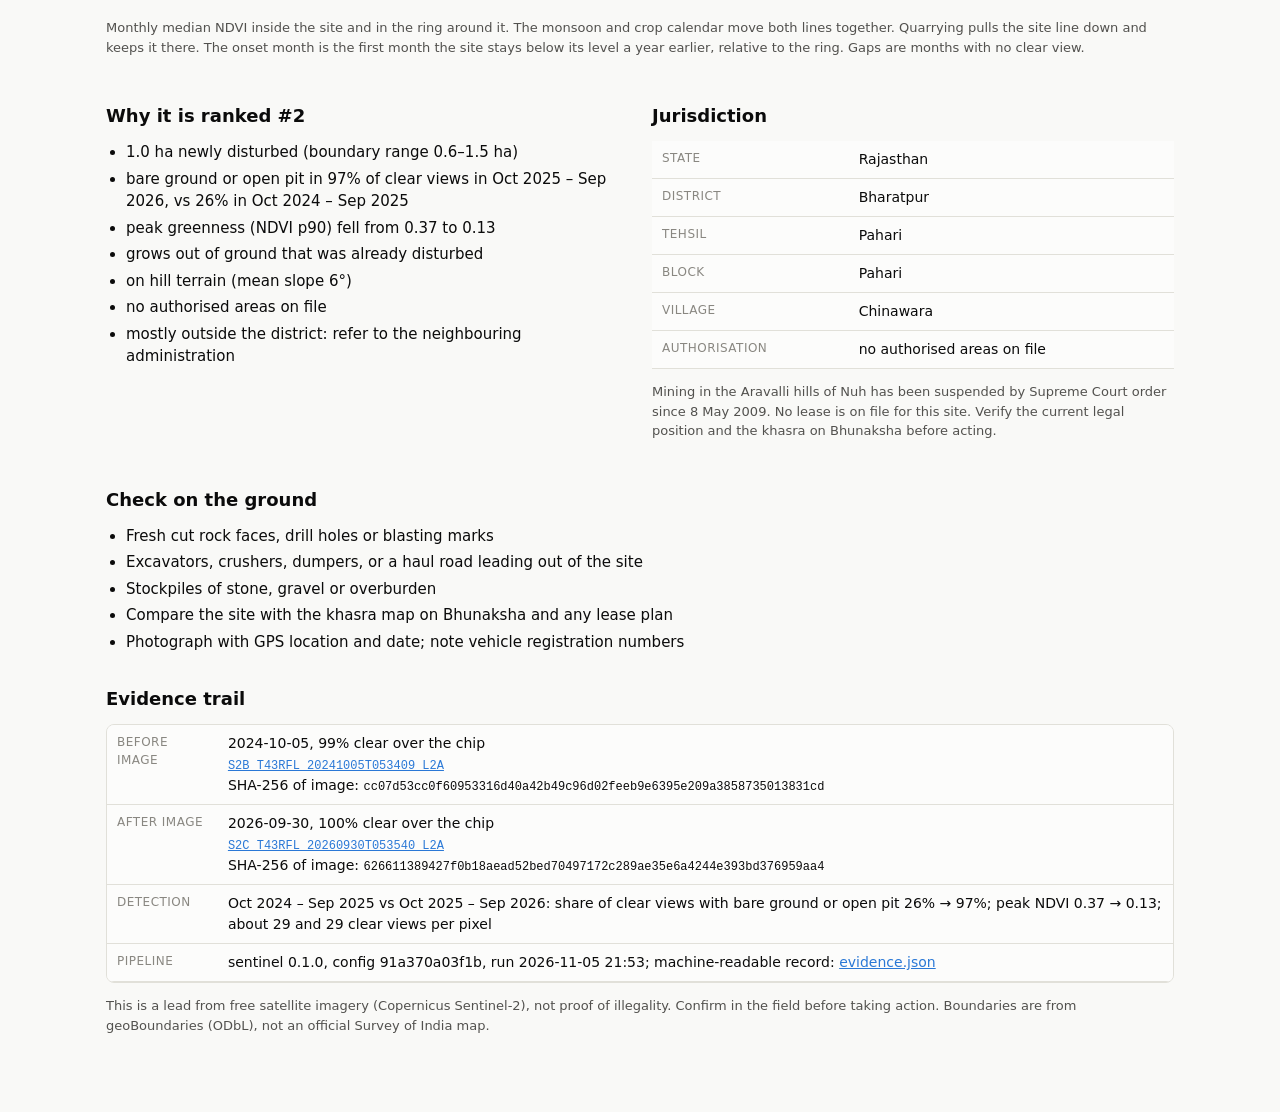
<file: output/nuh-subset/cases/NUH-2609-eb71c2/case.html>
<!doctype html>
<html lang="en">
<head>
<meta charset="utf-8">
<meta name="viewport" content="width=device-width, initial-scale=1">
<title>Case NUH-2609-eb71c2</title>
<link rel="stylesheet" href="../../style.css">
</head>
<body>
<main>
<p class="noprint"><a href="../../index.html">← All cases</a></p>
<h1>Case NUH-2609-eb71c2</h1>
<p class="sub">Suspected open-cast stone quarrying · Chinawara, Pahari, Bharatpur, Rajasthan</p>

<div class="card facts">
  <div class="fact"><div class="k">Priority</div><div class="v"><span class="tier"><i style="background: #d03b3b"></i>Inspect</span> <small>rank 2</small></div></div>
  <div class="fact"><div class="k">Area</div><div class="v">1.0 ha <small>0.6–1.5</small></div></div>
  <div class="fact"><div class="k">Confidence</div><div class="v">93%</div></div>
  <div class="fact"><div class="k">Change happened between</div><div class="v">2024-10-05 <small>and</small> 2026-09-30<br><small>already under way by Oct 2025</small></div></div>
  <div class="fact"><div class="k">Type</div><div class="v">expansion</div></div>
  <div class="fact"><div class="k">Location</div><div class="v"><small>27.73256° N, 77.00658° E<br>
    <a href="https://www.google.com/maps/@27.73256,77.00658,800m/data=!3m1!1e3">Google Maps</a> ·
    <a href="https://www.openstreetmap.org/?mlat=27.73256&amp;mlon=77.00658#map=16/27.73256/77.00658">OSM</a></small></div></div>
</div>

<h2>Before and after</h2>

<div class="pair">
  <figure style="margin:0"><img src="before.png" alt="Before: 2024-10-05"></figure>
  <figure style="margin:0"><img src="after.png" alt="After: 2026-09-30"></figure>
</div>
<p class="note">Both images use the same colour stretch. The white outline is the detected area. The change was already under way when Oct 2025 – Sep 2026 began, so the earlier image is the first clear view of Oct 2024 – Sep 2025.</p>


<h2>Greenness through both periods</h2>
<img class="wide" src="trajectory.png" alt="Monthly NDVI inside the site and in a 300 m ring around it">
<p class="note">Monthly median NDVI inside the site and in the ring around it. The monsoon and crop calendar move both lines together. Quarrying pulls the site line down and keeps it there. The onset month is the first month the site stays below its level a year earlier, relative to the ring. Gaps are months with no clear view.</p>

<div class="split">
<div>
<h2>Why it is ranked #2</h2>
<ul class="reasons"><li>1.0 ha newly disturbed (boundary range 0.6–1.5 ha)</li><li>bare ground or open pit in 97% of clear views in Oct 2025 – Sep 2026, vs 26% in Oct 2024 – Sep 2025</li><li>peak greenness (NDVI p90) fell from 0.37 to 0.13</li><li>grows out of ground that was already disturbed</li><li>on hill terrain (mean slope 6°)</li><li>no authorised areas on file</li><li>mostly outside the district: refer to the neighbouring administration</li></ul>
</div>
<div>
<h2>Jurisdiction</h2>
<table><tbody>
<tr><th>State</th><td>Rajasthan</td></tr><tr><th>District</th><td>Bharatpur</td></tr><tr><th>Tehsil</th><td>Pahari</td></tr><tr><th>Block</th><td>Pahari</td></tr><tr><th>Village</th><td>Chinawara</td></tr>

<tr><th>Authorisation</th><td>no authorised areas on file</td></tr>
</tbody></table>
<p class="note">Mining in the Aravalli hills of Nuh has been suspended by Supreme Court order since 8 May 2009. No lease is on file for this site. Verify the current legal position and the khasra on Bhunaksha before acting.</p>
</div>
</div>


<h2>Check on the ground</h2>
<ul class="reasons"><li>Fresh cut rock faces, drill holes or blasting marks</li><li>Excavators, crushers, dumpers, or a haul road leading out of the site</li><li>Stockpiles of stone, gravel or overburden</li><li>Compare the site with the khasra map on Bhunaksha and any lease plan</li><li>Photograph with GPS location and date; note vehicle registration numbers</li></ul>


<h2>Evidence trail</h2>
<div class="scroll">
<table><tbody>

<tr><th>Before image</th><td>2024-10-05, 99% clear over the chip<br>
  <a href="https://earth-search.aws.element84.com/v1/collections/sentinel-2-c1-l2a/items/S2B_T43RFL_20241005T053409_L2A"><code>S2B_T43RFL_20241005T053409_L2A</code></a><br>
  SHA-256 of image: <code>cc07d53cc0f60953316d40a42b49c96d02feeb9e6395e209a3858735013831cd</code></td></tr>

<tr><th>After image</th><td>2026-09-30, 100% clear over the chip<br>
  <a href="https://earth-search.aws.element84.com/v1/collections/sentinel-2-c1-l2a/items/S2C_T43RFL_20260930T053540_L2A"><code>S2C_T43RFL_20260930T053540_L2A</code></a><br>
  SHA-256 of image: <code>626611389427f0b18aead52bed70497172c289ae35e6a4244e393bd376959aa4</code></td></tr>

<tr><th>Detection</th><td>Oct 2024 – Sep 2025 vs Oct 2025 – Sep 2026: share of clear views with bare ground or open pit 26% → 97%; peak NDVI 0.37 → 0.13; about 29 and 29 clear views per pixel</td></tr>
<tr><th>Pipeline</th><td>sentinel 0.1.0, config 91a370a03f1b, run 2026-11-05 21:53; machine-readable record: <a href="evidence.json">evidence.json</a></td></tr>
</tbody></table>
</div>
<p class="note">This is a lead from free satellite imagery (Copernicus Sentinel-2), not proof of illegality. Confirm in the field before taking action. Boundaries are from geoBoundaries (ODbL), not an official Survey of India map.</p>
</main>
</body>
</html>
</file>
<file: output/nuh-subset/style.css>
:root {
  --surface: #fcfcfb;
  --page: #f9f9f7;
  --ink: #0b0b0b;
  --ink-2: #52514e;
  --muted: #898781;
  --line: #e1e0d9;
  --accent: #2a78d6;
}
* { box-sizing: border-box; }
body {
  margin: 0; background: var(--page); color: var(--ink);
  font: 15px/1.5 system-ui, -apple-system, "Segoe UI", sans-serif;
}
main { max-width: 1100px; margin: 0 auto; padding: 32px 16px 64px; }
h1 { font-size: 26px; line-height: 1.2; margin: 0 0 4px; }
h2 { font-size: 18px; margin: 32px 0 12px; }
p.sub { color: var(--ink-2); margin: 0 0 24px; }
a { color: var(--accent); }
.card { background: var(--surface); border: 1px solid var(--line); border-radius: 8px; padding: 16px; }
.facts { display: grid; grid-template-columns: repeat(auto-fit, minmax(170px, 1fr)); gap: 12px; }
.fact .k { color: var(--muted); font-size: 12px; text-transform: uppercase; letter-spacing: .04em; }
.fact .v { font-size: 17px; font-weight: 600; }
.fact .v small { font-weight: 400; color: var(--ink-2); font-size: 13px; }
.tier { display: inline-flex; align-items: center; gap: 6px; font-weight: 600; white-space: nowrap; }
.tier i { width: 10px; height: 10px; border-radius: 50%; display: inline-block; }
table { width: 100%; border-collapse: collapse; background: var(--surface); font-size: 14px; }
th, td { text-align: left; padding: 8px 10px; border-bottom: 1px solid var(--line); vertical-align: top; }
th { color: var(--muted); font-weight: 500; font-size: 12px; text-transform: uppercase; letter-spacing: .04em; }
td.num { font-variant-numeric: tabular-nums; text-align: right; white-space: nowrap; }
td img { width: 96px; height: 96px; object-fit: cover; border-radius: 4px; display: block; }
.scroll { overflow-x: auto; border: 1px solid var(--line); border-radius: 8px; }
.pair { display: grid; grid-template-columns: 1fr 1fr; gap: 12px; }
.pair img, img.wide { width: 100%; border: 1px solid var(--line); border-radius: 8px; background: var(--surface); }
ul.reasons { margin: 0; padding-left: 20px; }
ul.reasons li { margin: 4px 0; }
.note { color: var(--ink-2); font-size: 13px; }
code { font-size: 12px; word-break: break-all; }
.split { display: grid; grid-template-columns: 1fr 1fr; gap: 24px; align-items: start; }
@media (max-width: 720px) {
  .pair, .split { grid-template-columns: 1fr; }
  h1 { font-size: 22px; }
}
@media print {
  body { background: white; font-size: 12px; }
  main { padding: 0; max-width: none; }
  .card, .scroll { border-color: #ccc; }
  a { color: inherit; text-decoration: none; }
  .noprint { display: none; }
  h2 { break-after: avoid; }
  .pair, figure { break-inside: avoid; }
}
</file>
